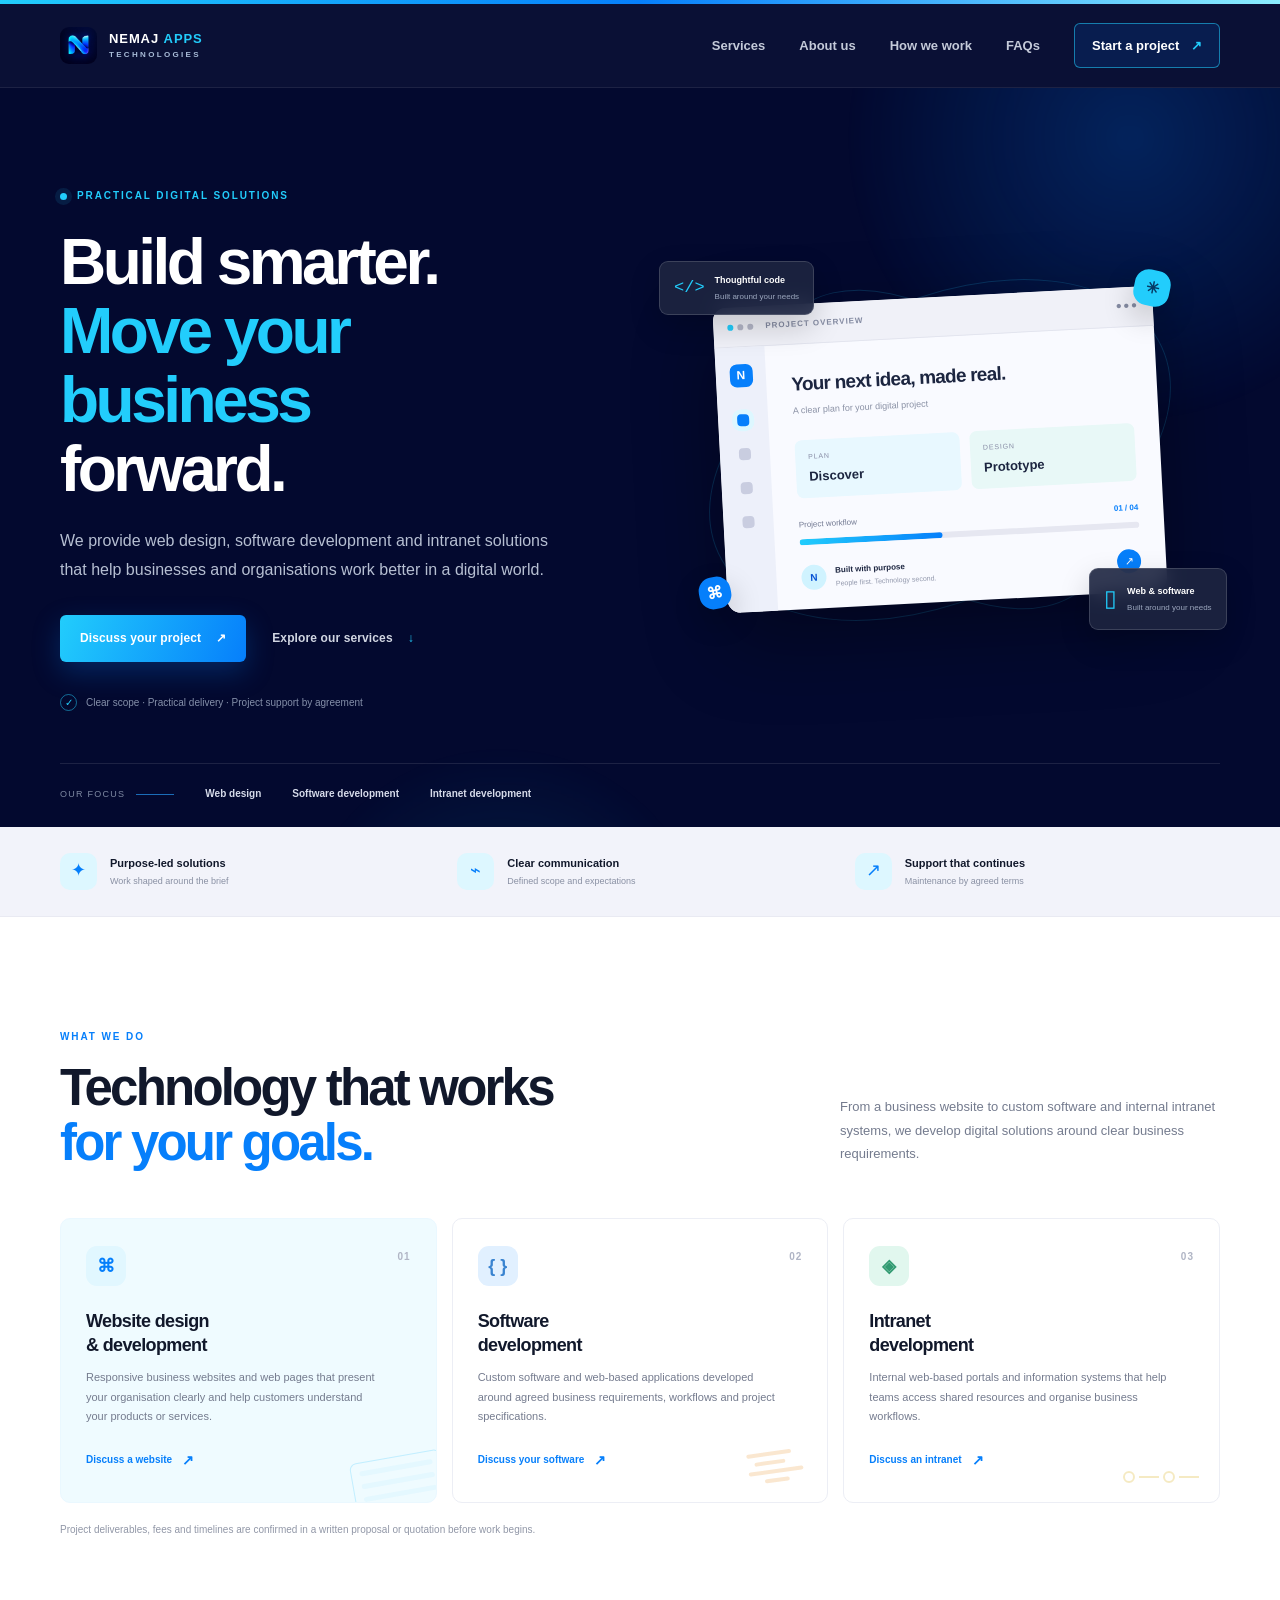
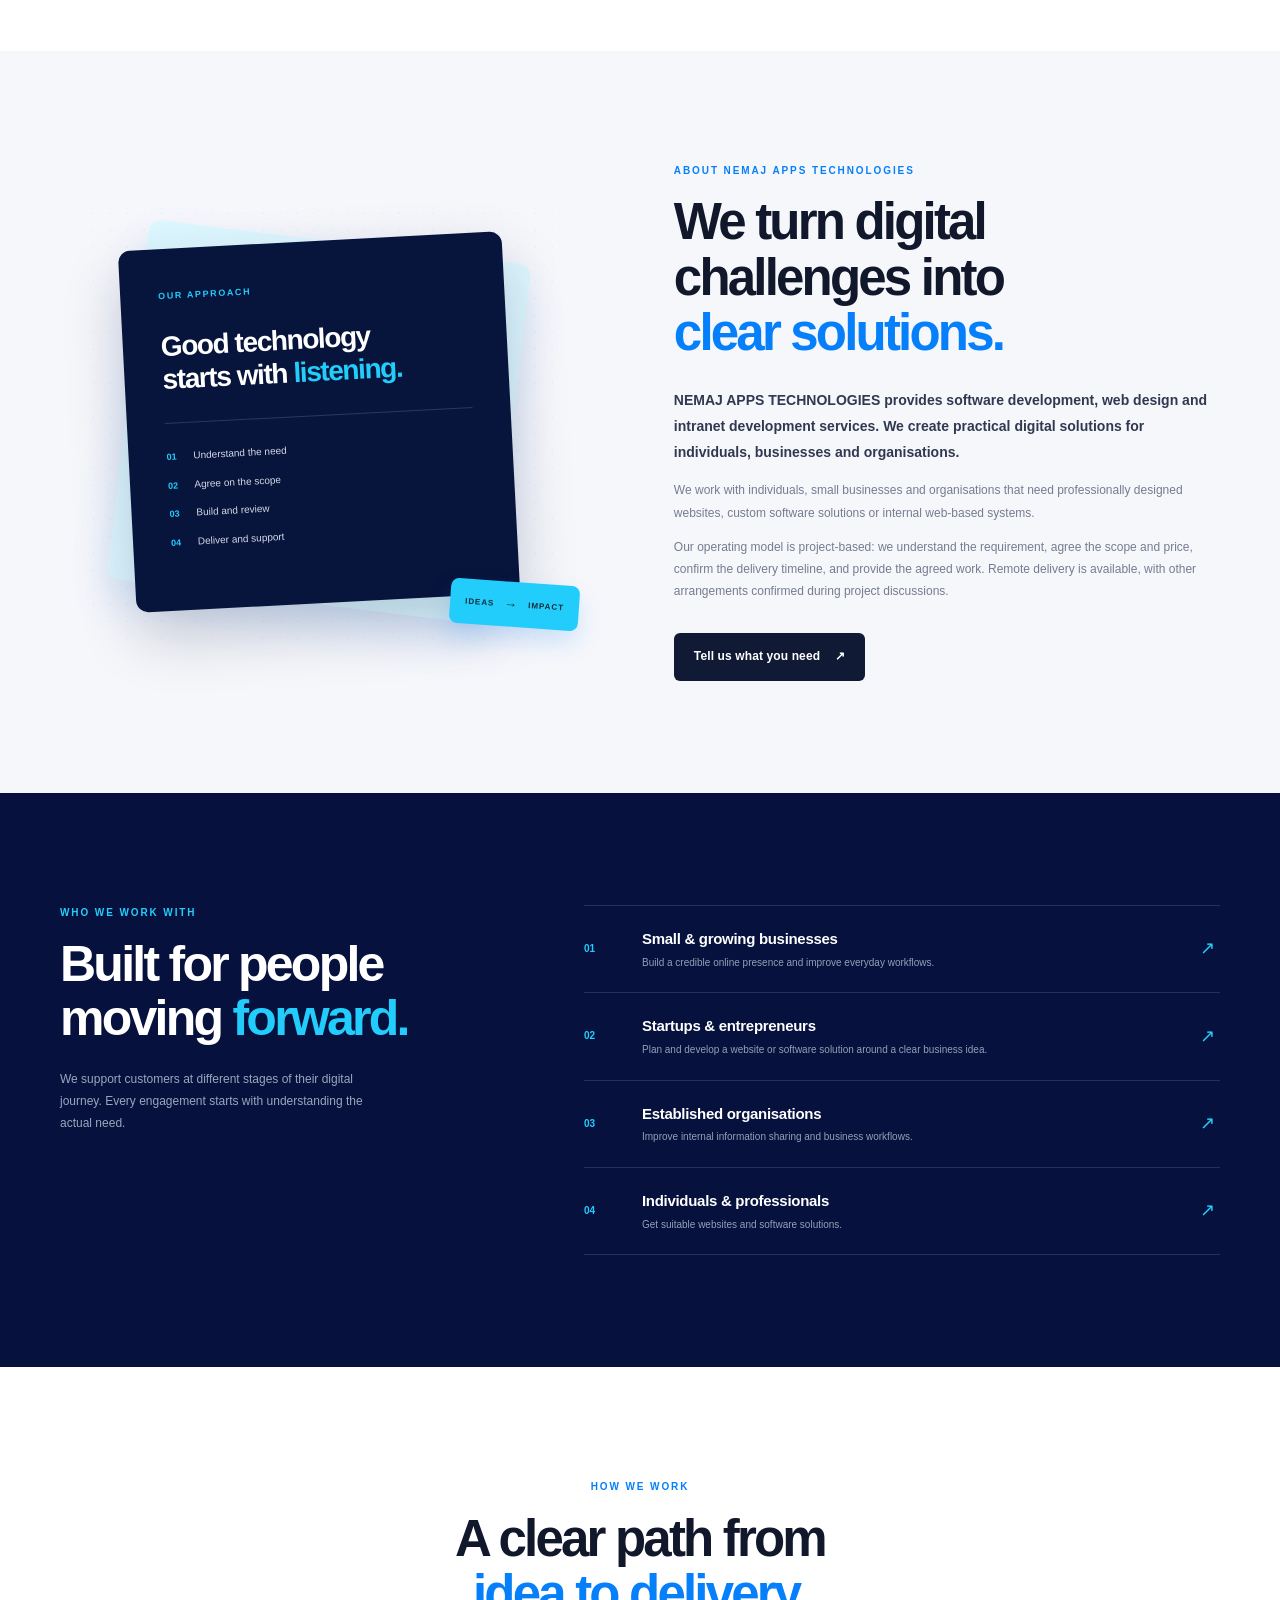
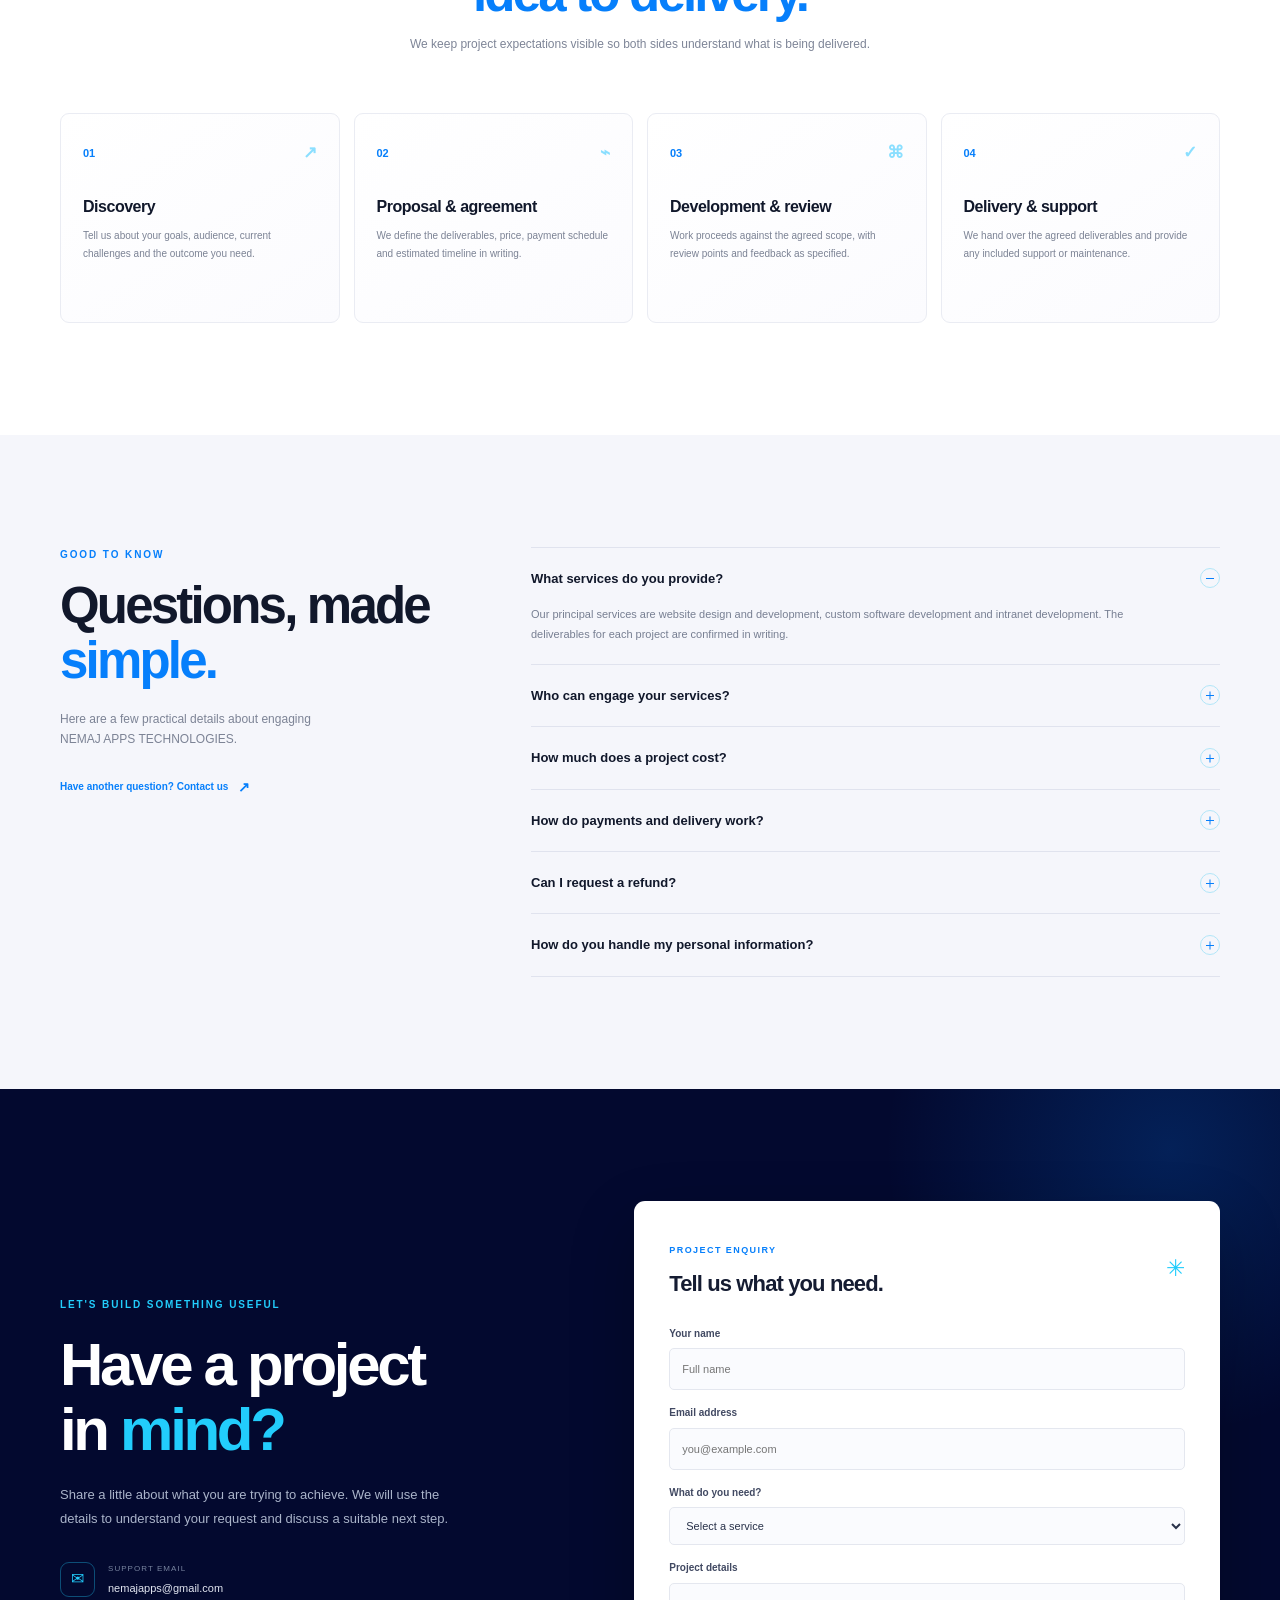
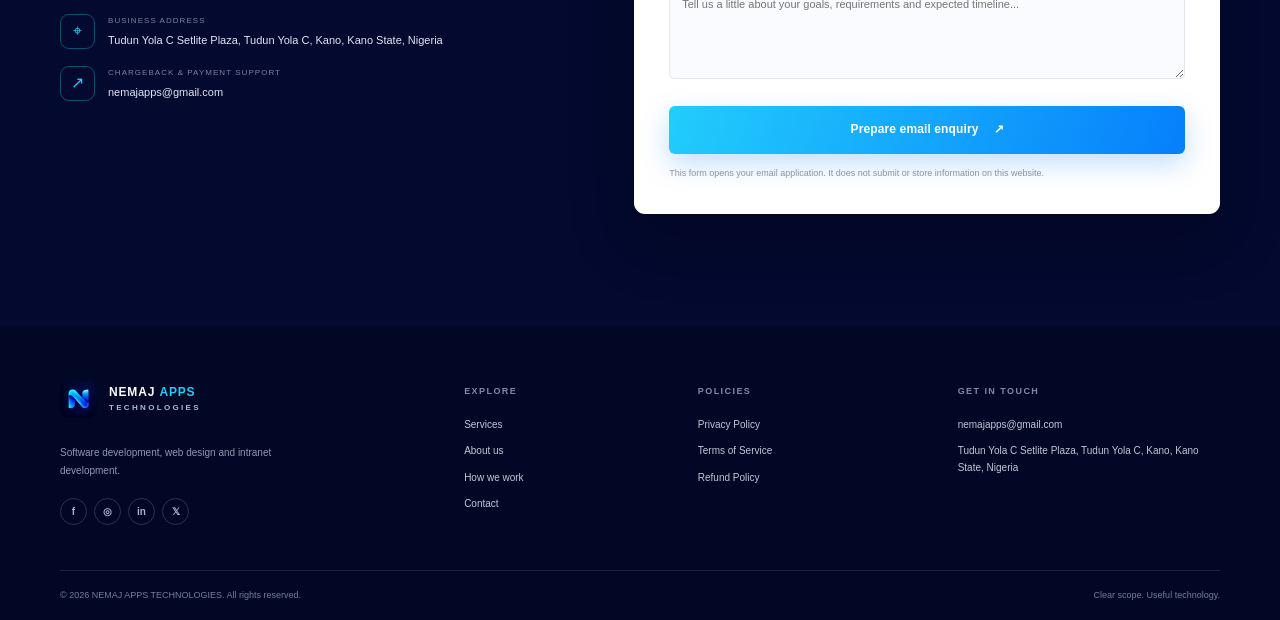
<file: index.html>
<!doctype html>
<html lang="en">
<head>
  <meta charset="utf-8">
  <meta name="viewport" content="width=device-width, initial-scale=1">
  <meta name="description" content="NEMAJ APPS TECHNOLOGIES provides software development, web design and intranet development services in Kano, Nigeria.">
  <meta name="theme-color" content="#03092F">
  <title>NEMAJ APPS TECHNOLOGIES | Software Development & Web Design</title>
  <link rel="icon" type="image/png" sizes="512x512" href="favicon.png">
  <link rel="shortcut icon" href="favicon.ico">
  <link rel="apple-touch-icon" href="apple-touch-icon.png">
  <link rel="stylesheet" href="styles.css">
  <script src="script.js" defer></script>
</head>
<body>
  <a class="skip-link" href="#main">Skip to content</a>
  <div class="top-line"></div>
  <header class="site-header" id="top">
    <div class="container nav-wrap">
      <a class="brand" href="index.html" aria-label="NEMAJ APPS TECHNOLOGIES home">
        <img class="brand-logo" src="logo.png" alt="">
        <span class="brand-name">NEMAJ <b>APPS</b><small>TECHNOLOGIES</small></span>
      </a>
      <button class="menu-toggle" type="button" aria-label="Open navigation" aria-expanded="false" aria-controls="primary-nav">
        <span></span><span></span><span></span>
      </button>
      <nav class="primary-nav" id="primary-nav" aria-label="Main navigation">
        <a href="#services">Services</a>
        <a href="#about">About us</a>
        <a href="#process">How we work</a>
        <a href="#faq">FAQs</a>
        <a class="nav-cta" href="#contact">Start a project <span aria-hidden="true">↗</span></a>
      </nav>
    </div>
  </header>

  <main id="main">
    <section class="hero section-pad">
      <div class="hero-glow hero-glow-one"></div><div class="hero-glow hero-glow-two"></div>
      <div class="container hero-grid">
        <div class="hero-copy">
          <div class="eyebrow"><span class="eyebrow-dot"></span> PRACTICAL DIGITAL SOLUTIONS</div>
          <h1>Build smarter.<br><span>Move your business</span><br>forward.</h1>
          <p class="hero-lead">We provide web design, software development and intranet solutions that help businesses and organisations work better in a digital world.</p>
          <div class="hero-actions">
            <a class="button button-primary" href="#contact">Discuss your project <span aria-hidden="true">↗</span></a>
            <a class="button button-quiet" href="#services">Explore our services <span aria-hidden="true">↓</span></a>
          </div>
          <div class="hero-note"><span class="note-check">✓</span> Clear scope · Practical delivery · Project support by agreement</div>
        </div>
        <div class="hero-visual" aria-label="Illustration of a digital product workspace">
          <div class="visual-orbit orbit-a"></div><div class="visual-orbit orbit-b"></div>
          <div class="float-chip chip-code"><span class="chip-icon">&lt;/&gt;</span><span><b>Thoughtful code</b><small>Built around your needs</small></span></div>
          <div class="float-chip chip-mobile"><span class="mobile-icon">▯</span><span><b>Web & software</b><small>Built around your needs</small></span></div>
          <div class="product-window">
            <div class="window-top"><div class="window-dots"><i></i><i></i><i></i></div><span>PROJECT OVERVIEW</span><span class="window-menu">•••</span></div>
            <div class="window-body">
              <div class="window-sidebar"><div class="side-logo">N</div><i class="side-active"></i><i></i><i></i><i></i></div>
              <div class="window-content">
                <div class="window-greeting">Your next idea, made real.</div>
                <div class="window-sub">A clear plan for your digital project</div>
                <div class="mini-stats"><div><small>PLAN</small><b>Discover</b></div><div><small>DESIGN</small><b>Prototype</b></div></div>
                <div class="progress-label"><span>Project workflow</span><b>01 / 04</b></div>
                <div class="progress-track"><span></span></div>
                <div class="window-bottom"><span class="tiny-avatar">N</span><span><b>Built with purpose</b><small>People first. Technology second.</small></span><span class="arrow-round">↗</span></div>
              </div>
            </div>
          </div>
          <div class="float-bubble bubble-one">✳</div><div class="float-bubble bubble-two">⌘</div>
        </div>
      </div>
      <div class="container hero-bottom"><span>OUR FOCUS</span><div class="focus-line"></div><b>Web design</b><b>Software development</b><b>Intranet development</b></div>
    </section>

    <section class="trust-strip" aria-label="Business approach">
      <div class="container trust-grid">
        <div><span class="trust-symbol">✦</span><p><b>Purpose-led solutions</b><small>Work shaped around the brief</small></p></div>
        <div><span class="trust-symbol">⌁</span><p><b>Clear communication</b><small>Defined scope and expectations</small></p></div>
        <div><span class="trust-symbol">↗</span><p><b>Support that continues</b><small>Maintenance by agreed terms</small></p></div>
      </div>
    </section>

    <section class="section-pad services-section" id="services">
      <div class="container">
        <div class="section-heading heading-row">
          <div><div class="eyebrow dark-eyebrow">WHAT WE DO</div><h2>Technology that works<br><span>for your goals.</span></h2></div>
          <p>From a business website to custom software and internal intranet systems, we develop digital solutions around clear business requirements.</p>
        </div>
        <div class="services-grid">
          <article class="service-card service-featured">
            <div class="service-icon icon-violet">⌘</div><span class="service-number">01</span>
            <h3>Website design<br>& development</h3>
            <p>Responsive business websites and web pages that present your organisation clearly and help customers understand your products or services.</p>
            <a href="#contact" class="text-link">Discuss a website <span>↗</span></a>
            <div class="card-decoration web-decoration"><span></span><span></span><span></span></div>
          </article>
          <article class="service-card">
            <div class="service-icon icon-blue">{ }</div><span class="service-number">02</span>
            <h3>Software<br>development</h3>
            <p>Custom software and web-based applications developed around agreed business requirements, workflows and project specifications.</p>
            <a href="#contact" class="text-link">Discuss your software <span>↗</span></a>
            <div class="code-decoration"><i></i><i></i><i></i><i></i></div>
          </article>
          <article class="service-card service-last">
            <div class="service-icon icon-green">◈</div><span class="service-number">03</span>
            <h3>Intranet<br>development</h3>
            <p>Internal web-based portals and information systems that help teams access shared resources and organise business workflows.</p>
            <a href="#contact" class="text-link">Discuss an intranet <span>↗</span></a>
            <div class="integration-decoration"><i></i><i></i><i></i><i></i></div>
          </article>
        </div>
        <p class="services-note">Project deliverables, fees and timelines are confirmed in a written proposal or quotation before work begins.</p>
      </div>
    </section>

    <section class="about-section section-pad" id="about">
      <div class="container about-grid">
        <div class="about-visual">
          <div class="about-grid-pattern"></div>
          <div class="about-panel panel-back"></div>
          <div class="about-panel panel-front">
            <div class="panel-kicker">OUR APPROACH</div>
            <div class="panel-big">Good technology<br>starts with <em>listening.</em></div>
            <div class="panel-divider"></div>
            <div class="panel-points"><span><i>01</i> Understand the need</span><span><i>02</i> Agree on the scope</span><span><i>03</i> Build and review</span><span><i>04</i> Deliver and support</span></div>
          </div>
          <div class="about-stamp"><span>IDEAS</span><b>→</b><span>IMPACT</span></div>
        </div>
        <div class="about-copy">
          <div class="eyebrow dark-eyebrow">ABOUT NEMAJ APPS TECHNOLOGIES</div>
          <h2>We turn digital<br>challenges into<br><span>clear solutions.</span></h2>
          <p class="about-lead">NEMAJ APPS TECHNOLOGIES provides software development, web design and intranet development services. We create practical digital solutions for individuals, businesses and organisations.</p>
          <p>We work with individuals, small businesses and organisations that need professionally designed websites, custom software solutions or internal web-based systems.</p>
          <p>Our operating model is project-based: we understand the requirement, agree the scope and price, confirm the delivery timeline, and provide the agreed work. Remote delivery is available, with other arrangements confirmed during project discussions.</p>
          <a class="button button-dark" href="#contact">Tell us what you need <span>↗</span></a>
        </div>
      </div>
    </section>

    <section class="audience-section section-pad">
      <div class="container audience-wrap">
        <div class="audience-intro"><div class="eyebrow">WHO WE WORK WITH</div><h2>Built for people<br>moving <span>forward.</span></h2><p>We support customers at different stages of their digital journey. Every engagement starts with understanding the actual need.</p></div>
        <div class="audience-list">
          <div class="audience-item"><span class="audience-index">01</span><div><h3>Small & growing businesses</h3><p>Build a credible online presence and improve everyday workflows.</p></div><span class="audience-arrow">↗</span></div>
          <div class="audience-item"><span class="audience-index">02</span><div><h3>Startups & entrepreneurs</h3><p>Plan and develop a website or software solution around a clear business idea.</p></div><span class="audience-arrow">↗</span></div>
          <div class="audience-item"><span class="audience-index">03</span><div><h3>Established organisations</h3><p>Improve internal information sharing and business workflows.</p></div><span class="audience-arrow">↗</span></div>
          <div class="audience-item"><span class="audience-index">04</span><div><h3>Individuals & professionals</h3><p>Get suitable websites and software solutions.</p></div><span class="audience-arrow">↗</span></div>
        </div>
      </div>
    </section>

    <section class="process-section section-pad" id="process">
      <div class="container">
        <div class="section-heading centered-heading"><div class="eyebrow dark-eyebrow">HOW WE WORK</div><h2>A clear path from<br><span>idea to delivery.</span></h2><p>We keep project expectations visible so both sides understand what is being delivered.</p></div>
        <div class="process-grid">
          <article class="process-step"><div class="step-top"><span>01</span><i>↗</i></div><h3>Discovery</h3><p>Tell us about your goals, audience, current challenges and the outcome you need.</p></article>
          <article class="process-step"><div class="step-top"><span>02</span><i>⌁</i></div><h3>Proposal & agreement</h3><p>We define the deliverables, price, payment schedule and estimated timeline in writing.</p></article>
          <article class="process-step"><div class="step-top"><span>03</span><i>⌘</i></div><h3>Development & review</h3><p>Work proceeds against the agreed scope, with review points and feedback as specified.</p></article>
          <article class="process-step"><div class="step-top"><span>04</span><i>✓</i></div><h3>Delivery & support</h3><p>We hand over the agreed deliverables and provide any included support or maintenance.</p></article>
        </div>
      </div>
    </section>

    <section class="faq-section section-pad" id="faq">
      <div class="container faq-grid">
        <div class="faq-intro"><div class="eyebrow dark-eyebrow">GOOD TO KNOW</div><h2>Questions, made<br><span>simple.</span></h2><p>Here are a few practical details about engaging NEMAJ APPS TECHNOLOGIES.</p><a class="text-link" href="#contact">Have another question? Contact us <span>↗</span></a></div>
        <div class="faq-list">
          <details class="faq-item" open><summary>What services do you provide?<span class="faq-plus"></span></summary><p>Our principal services are website design and development, custom software development and intranet development. The deliverables for each project are confirmed in writing.</p></details>
          <details class="faq-item"><summary>Who can engage your services?<span class="faq-plus"></span></summary><p>We work with individuals, businesses and organisations that need website, software or intranet development. We review each requirement before confirming whether it fits our services.</p></details>
          <details class="faq-item"><summary>How much does a project cost?<span class="faq-plus"></span></summary><p>Pricing depends on the scope, complexity, timeline and any third-party costs. We provide a quotation or proposal for acceptance before work and payment begin.</p></details>
          <details class="faq-item"><summary>How do payments and delivery work?<span class="faq-plus"></span></summary><p>Payment terms, milestones, delivery dates and handover arrangements are stated in the accepted quotation or service agreement. Customers should pay only through the payment instructions officially issued for their project.</p></details>
          <details class="faq-item"><summary>Can I request a refund?<span class="faq-plus"></span></summary><p>Refund requests are reviewed under our <a href="refund-policy.html">Refund Policy</a> and the agreement for the specific project. Contact our support team with your payment reference and project details.</p></details>
          <details class="faq-item"><summary>How do you handle my personal information?<span class="faq-plus"></span></summary><p>We use the information needed to respond to enquiries, prepare proposals and provide agreed services. Read our <a href="privacy-policy.html">Privacy Policy</a> for more information.</p></details>
        </div>
      </div>
    </section>

    <section class="contact-section section-pad" id="contact">
      <div class="container contact-grid">
        <div class="contact-copy"><div class="eyebrow">LET'S BUILD SOMETHING USEFUL</div><h2>Have a project<br>in <span>mind?</span></h2><p>Share a little about what you are trying to achieve. We will use the details to understand your request and discuss a suitable next step.</p>
          <div class="contact-detail"><span class="contact-icon">✉</span><div><small>SUPPORT EMAIL</small><a data-business-email href="mailto:nemajapps@gmail.com">nemajapps@gmail.com</a></div></div>
          <div class="contact-detail"><span class="contact-icon">⌖</span><div><small>BUSINESS ADDRESS</small><span data-business-location>Tudun Yola C Setlite Plaza, Tudun Yola C, Kano, Kano State, Nigeria</span></div></div>
          <div class="contact-detail"><span class="contact-icon">↗</span><div><small>CHARGEBACK & PAYMENT SUPPORT</small><a data-chargeback-email href="mailto:nemajapps@gmail.com">nemajapps@gmail.com</a></div></div>
        </div>
        <div class="contact-card">
          <div class="contact-card-heading"><div><span class="form-kicker">PROJECT ENQUIRY</span><h3>Tell us what you need.</h3></div><span class="form-spark">✳</span></div>
          <form id="contact-form">
            <div class="form-row"><label for="name">Your name</label><input id="name" name="name" type="text" placeholder="Full name" autocomplete="name" required></div>
            <div class="form-row"><label for="email">Email address</label><input id="email" name="email" type="email" placeholder="you@example.com" autocomplete="email" required></div>
            <div class="form-row"><label for="service">What do you need?</label><select id="service" name="service" required><option value="" selected disabled>Select a service</option><option>Website design & development</option><option>Custom software development</option><option>Intranet development</option><option>Other enquiry</option></select></div>
            <div class="form-row"><label for="message">Project details</label><textarea id="message" name="message" rows="4" placeholder="Tell us a little about your goals, requirements and expected timeline..." required></textarea></div>
            <button class="button button-primary form-submit" type="submit">Prepare email enquiry <span>↗</span></button>
            <p class="form-disclaimer" id="form-status">This form opens your email application. It does not submit or store information on this website.</p>
          </form>
        </div>
      </div>
    </section>
  </main>

  <footer class="site-footer">
    <div class="container footer-main">
      <div class="footer-brand-col"><a class="brand footer-brand" href="index.html"><img class="brand-logo" src="logo.png" alt=""><span class="brand-name">NEMAJ <b>APPS</b><small>TECHNOLOGIES</small></span></a><p>Software development, web design and intranet development.</p><div class="social-links" data-social-container aria-label="Social media links"><a data-social="facebook" href="#" aria-label="Facebook">f</a><a data-social="instagram" href="#" aria-label="Instagram">◎</a><a data-social="linkedin" href="#" aria-label="LinkedIn">in</a><a data-social="x" href="#" aria-label="X">𝕏</a></div></div>
      <div class="footer-links"><h4>EXPLORE</h4><a href="#services">Services</a><a href="#about">About us</a><a href="#process">How we work</a><a href="#contact">Contact</a></div>
      <div class="footer-links"><h4>POLICIES</h4><a href="privacy-policy.html">Privacy Policy</a><a href="terms-of-service.html">Terms of Service</a><a href="refund-policy.html">Refund Policy</a></div>
      <div class="footer-contact"><h4>GET IN TOUCH</h4><a data-business-email href="mailto:nemajapps@gmail.com">nemajapps@gmail.com</a><span data-business-location>Tudun Yola C Setlite Plaza, Tudun Yola C, Kano, Kano State, Nigeria</span></div>
    </div>
    <div class="container footer-bottom"><span>© <span data-year></span> NEMAJ APPS TECHNOLOGIES. All rights reserved.</span><span>Clear scope. Useful technology.</span></div>
  </footer>
</body>
</html>
</file>
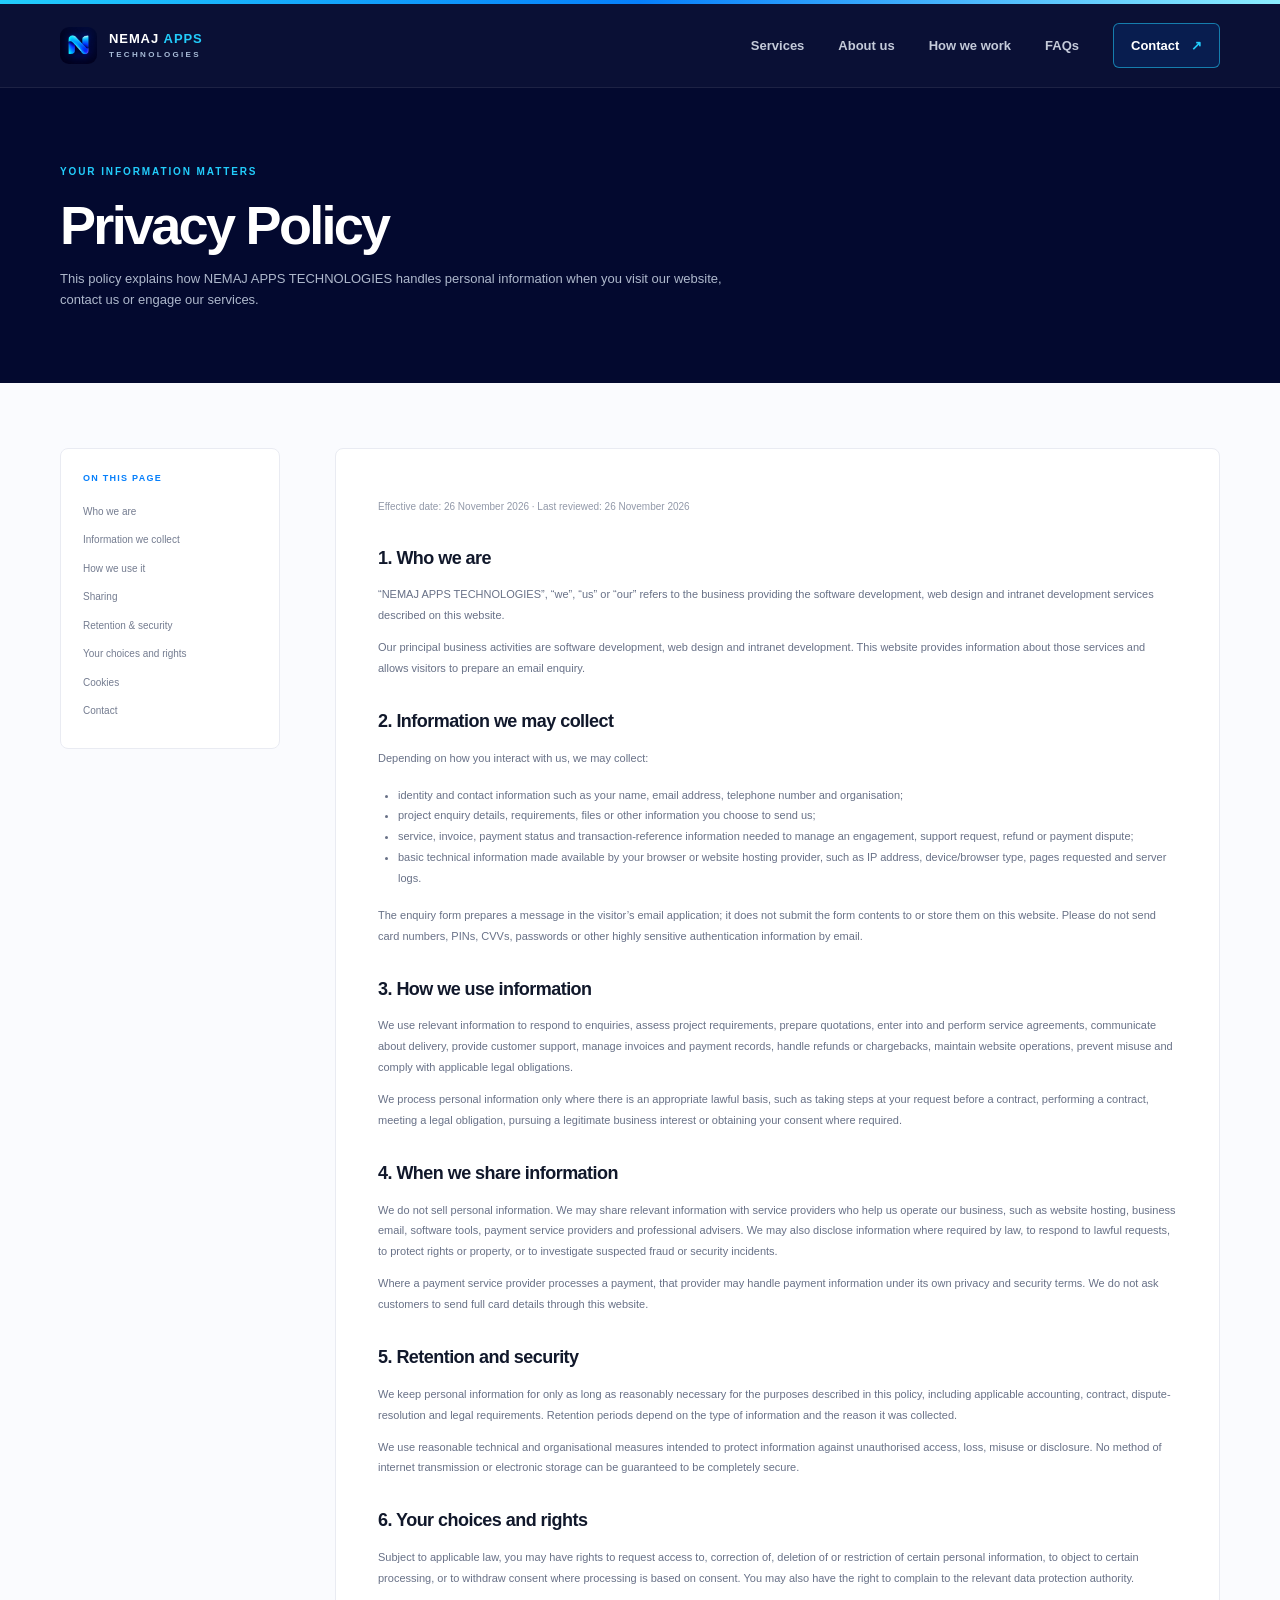
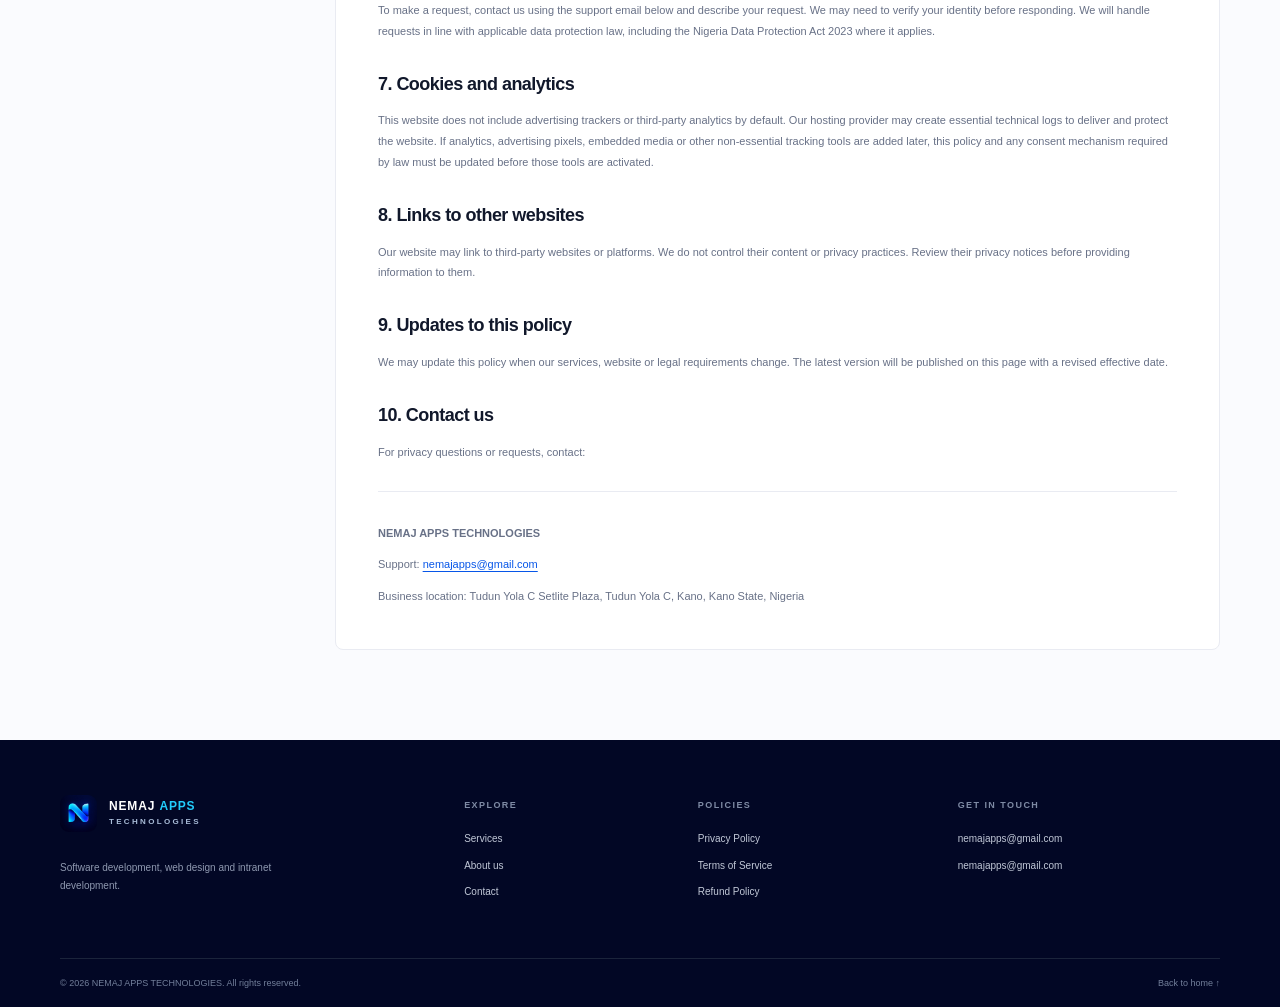
<file: privacy-policy.html>
<!doctype html>
<html lang="en">
<head>
  <meta charset="utf-8"><meta name="viewport" content="width=device-width, initial-scale=1">
  <meta name="description" content="Privacy Policy for NEMAJ APPS TECHNOLOGIES."><meta name="theme-color" content="#03092F">
  <title>Privacy Policy | NEMAJ APPS TECHNOLOGIES</title><link rel="icon" type="image/png" sizes="512x512" href="favicon.png">
  <link rel="shortcut icon" href="favicon.ico">
  <link rel="apple-touch-icon" href="apple-touch-icon.png"><link rel="stylesheet" href="styles.css"><script src="script.js" defer></script>
</head>
<body>
  <div class="top-line"></div>
  <header class="site-header"><div class="container nav-wrap"><a class="brand" href="index.html"><img class="brand-logo" src="logo.png" alt=""><span class="brand-name">NEMAJ <b>APPS</b><small>TECHNOLOGIES</small></span></a><button class="menu-toggle" type="button" aria-label="Open navigation" aria-expanded="false" aria-controls="primary-nav"><span></span><span></span><span></span></button><nav class="primary-nav" id="primary-nav"><a href="index.html#services">Services</a><a href="index.html#about">About us</a><a href="index.html#process">How we work</a><a href="index.html#faq">FAQs</a><a class="nav-cta" href="index.html#contact">Contact <span>↗</span></a></nav></div></header>
  <main><section class="legal-hero"><div class="container"><div class="eyebrow">YOUR INFORMATION MATTERS</div><h1>Privacy Policy</h1><p>This policy explains how NEMAJ APPS TECHNOLOGIES handles personal information when you visit our website, contact us or engage our services.</p></div></section>
    <section class="legal-body"><div class="container legal-layout"><aside class="legal-side"><b>ON THIS PAGE</b><a href="#controller">Who we are</a><a href="#collect">Information we collect</a><a href="#use">How we use it</a><a href="#sharing">Sharing</a><a href="#retention">Retention & security</a><a href="#rights">Your choices and rights</a><a href="#cookies">Cookies</a><a href="#contact-privacy">Contact</a></aside>
      <article class="legal-content"><p class="legal-date">Effective date: 26 November 2026 · Last reviewed: 26 November 2026</p>
        <h2 id="controller">1. Who we are</h2><p>“NEMAJ APPS TECHNOLOGIES”, “we”, “us” or “our” refers to the business providing the software development, web design and intranet development services described on this website.</p><p>Our principal business activities are software development, web design and intranet development. This website provides information about those services and allows visitors to prepare an email enquiry.</p>
        <h2 id="collect">2. Information we may collect</h2><p>Depending on how you interact with us, we may collect:</p><ul><li>identity and contact information such as your name, email address, telephone number and organisation;</li><li>project enquiry details, requirements, files or other information you choose to send us;</li><li>service, invoice, payment status and transaction-reference information needed to manage an engagement, support request, refund or payment dispute;</li><li>basic technical information made available by your browser or website hosting provider, such as IP address, device/browser type, pages requested and server logs.</li></ul><p>The enquiry form prepares a message in the visitor’s email application; it does not submit the form contents to or store them on this website. Please do not send card numbers, PINs, CVVs, passwords or other highly sensitive authentication information by email.</p>
        <h2 id="use">3. How we use information</h2><p>We use relevant information to respond to enquiries, assess project requirements, prepare quotations, enter into and perform service agreements, communicate about delivery, provide customer support, manage invoices and payment records, handle refunds or chargebacks, maintain website operations, prevent misuse and comply with applicable legal obligations.</p><p>We process personal information only where there is an appropriate lawful basis, such as taking steps at your request before a contract, performing a contract, meeting a legal obligation, pursuing a legitimate business interest or obtaining your consent where required.</p>
        <h2 id="sharing">4. When we share information</h2><p>We do not sell personal information. We may share relevant information with service providers who help us operate our business, such as website hosting, business email, software tools, payment service providers and professional advisers. We may also disclose information where required by law, to respond to lawful requests, to protect rights or property, or to investigate suspected fraud or security incidents.</p><p>Where a payment service provider processes a payment, that provider may handle payment information under its own privacy and security terms. We do not ask customers to send full card details through this website.</p>
        <h2 id="retention">5. Retention and security</h2><p>We keep personal information for only as long as reasonably necessary for the purposes described in this policy, including applicable accounting, contract, dispute-resolution and legal requirements. Retention periods depend on the type of information and the reason it was collected.</p><p>We use reasonable technical and organisational measures intended to protect information against unauthorised access, loss, misuse or disclosure. No method of internet transmission or electronic storage can be guaranteed to be completely secure.</p>
        <h2 id="rights">6. Your choices and rights</h2><p>Subject to applicable law, you may have rights to request access to, correction of, deletion of or restriction of certain personal information, to object to certain processing, or to withdraw consent where processing is based on consent. You may also have the right to complain to the relevant data protection authority.</p><p>To make a request, contact us using the support email below and describe your request. We may need to verify your identity before responding. We will handle requests in line with applicable data protection law, including the Nigeria Data Protection Act 2023 where it applies.</p>
        <h2 id="cookies">7. Cookies and analytics</h2><p>This website does not include advertising trackers or third-party analytics by default. Our hosting provider may create essential technical logs to deliver and protect the website. If analytics, advertising pixels, embedded media or other non-essential tracking tools are added later, this policy and any consent mechanism required by law must be updated before those tools are activated.</p>
        <h2>8. Links to other websites</h2><p>Our website may link to third-party websites or platforms. We do not control their content or privacy practices. Review their privacy notices before providing information to them.</p>
        <h2>9. Updates to this policy</h2><p>We may update this policy when our services, website or legal requirements change. The latest version will be published on this page with a revised effective date.</p>
        <h2 id="contact-privacy">10. Contact us</h2><p>For privacy questions or requests, contact:</p><div class="policy-contact"><p><strong>NEMAJ APPS TECHNOLOGIES</strong></p><p>Support: <a data-business-email href="mailto:nemajapps@gmail.com">nemajapps@gmail.com</a></p><p>Business location: <span data-business-location>Tudun Yola C Setlite Plaza, Tudun Yola C, Kano, Kano State, Nigeria</span></p></div>
      </article></div></section></main>
  <footer class="site-footer"><div class="container footer-main"><div class="footer-brand-col"><a class="brand footer-brand" href="index.html"><img class="brand-logo" src="logo.png" alt=""><span class="brand-name">NEMAJ <b>APPS</b><small>TECHNOLOGIES</small></span></a><p>Software development, web design and intranet development.</p></div><div class="footer-links"><h4>EXPLORE</h4><a href="index.html#services">Services</a><a href="index.html#about">About us</a><a href="index.html#contact">Contact</a></div><div class="footer-links"><h4>POLICIES</h4><a href="privacy-policy.html">Privacy Policy</a><a href="terms-of-service.html">Terms of Service</a><a href="refund-policy.html">Refund Policy</a></div><div class="footer-contact"><h4>GET IN TOUCH</h4><a data-business-email href="mailto:nemajapps@gmail.com">nemajapps@gmail.com</a><a data-chargeback-email href="mailto:nemajapps@gmail.com">nemajapps@gmail.com</a></div></div><div class="container footer-bottom"><span>© <span data-year></span> NEMAJ APPS TECHNOLOGIES. All rights reserved.</span><span><a href="index.html">Back to home ↑</a></span></div></footer>
</body></html>
</file>
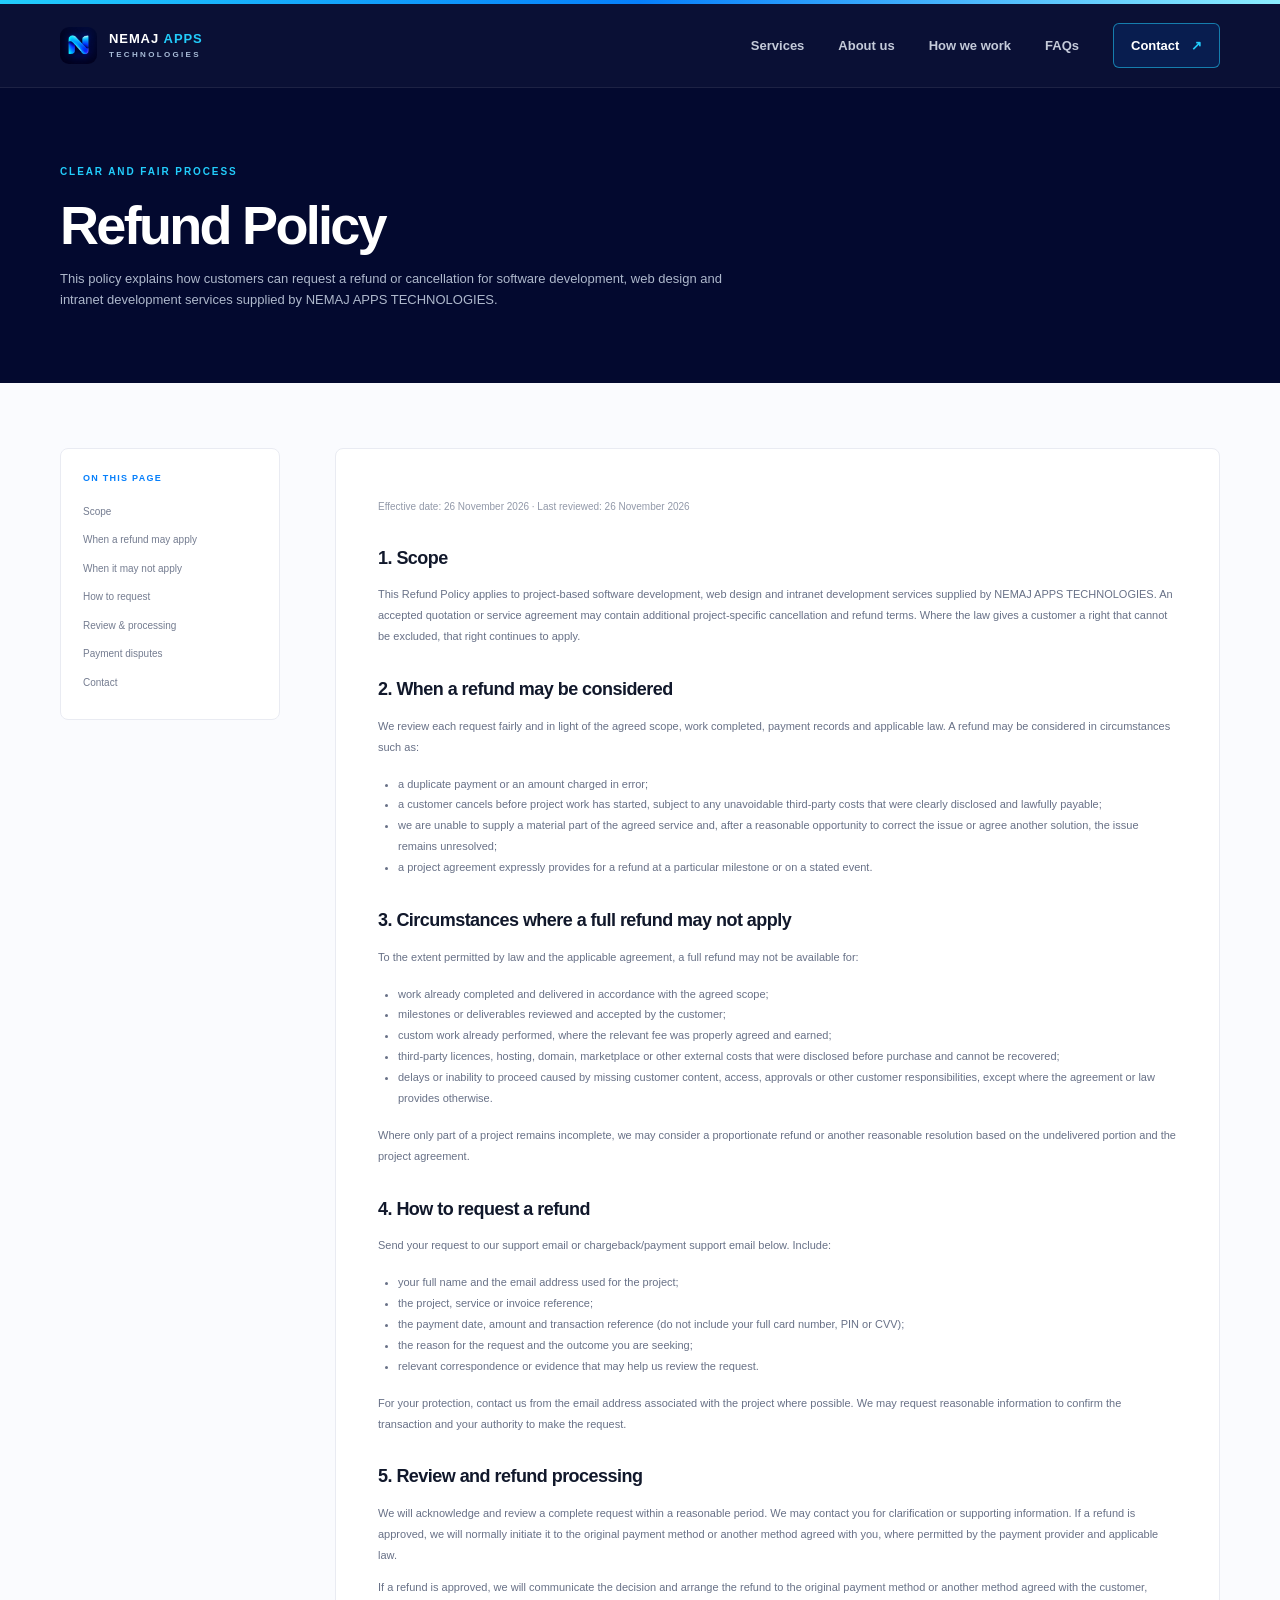
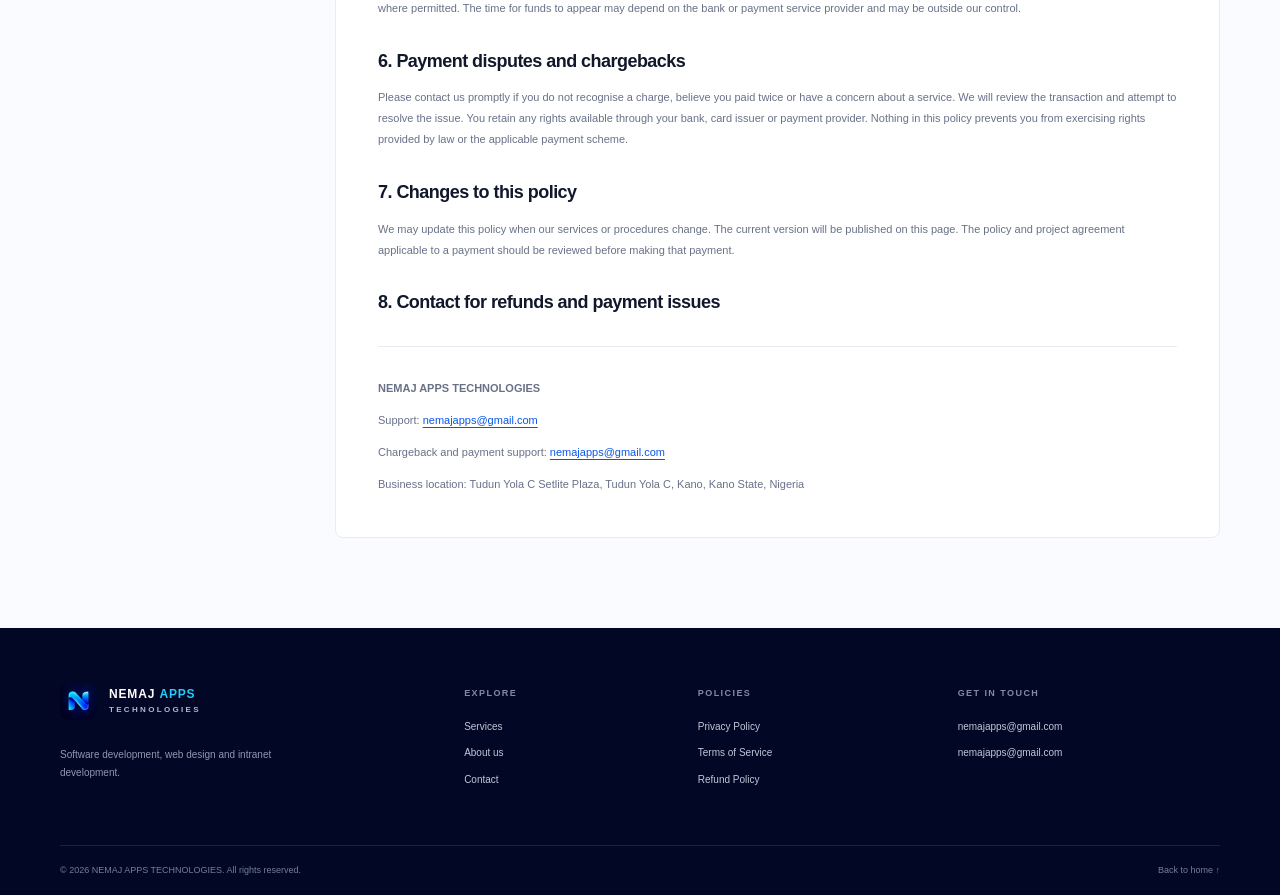
<file: refund-policy.html>
<!doctype html>
<html lang="en"><head><meta charset="utf-8"><meta name="viewport" content="width=device-width, initial-scale=1"><meta name="description" content="Refund and cancellation policy for NEMAJ APPS TECHNOLOGIES services."><meta name="theme-color" content="#03092F"><title>Refund Policy | NEMAJ APPS TECHNOLOGIES</title><link rel="icon" type="image/png" sizes="512x512" href="favicon.png">
  <link rel="shortcut icon" href="favicon.ico">
  <link rel="apple-touch-icon" href="apple-touch-icon.png"><link rel="stylesheet" href="styles.css"><script src="script.js" defer></script></head>
<body><div class="top-line"></div><header class="site-header"><div class="container nav-wrap"><a class="brand" href="index.html"><img class="brand-logo" src="logo.png" alt=""><span class="brand-name">NEMAJ <b>APPS</b><small>TECHNOLOGIES</small></span></a><button class="menu-toggle" type="button" aria-label="Open navigation" aria-expanded="false" aria-controls="primary-nav"><span></span><span></span><span></span></button><nav class="primary-nav" id="primary-nav"><a href="index.html#services">Services</a><a href="index.html#about">About us</a><a href="index.html#process">How we work</a><a href="index.html#faq">FAQs</a><a class="nav-cta" href="index.html#contact">Contact <span>↗</span></a></nav></div></header>
<main><section class="legal-hero"><div class="container"><div class="eyebrow">CLEAR AND FAIR PROCESS</div><h1>Refund Policy</h1><p>This policy explains how customers can request a refund or cancellation for software development, web design and intranet development services supplied by NEMAJ APPS TECHNOLOGIES.</p></div></section><section class="legal-body"><div class="container legal-layout"><aside class="legal-side"><b>ON THIS PAGE</b><a href="#scope">Scope</a><a href="#eligibility">When a refund may apply</a><a href="#not-eligible">When it may not apply</a><a href="#request">How to request</a><a href="#review">Review & processing</a><a href="#disputes">Payment disputes</a><a href="#contact-refund">Contact</a></aside>
<article class="legal-content"><p class="legal-date">Effective date: 26 November 2026 · Last reviewed: 26 November 2026</p>
<h2 id="scope">1. Scope</h2><p>This Refund Policy applies to project-based software development, web design and intranet development services supplied by NEMAJ APPS TECHNOLOGIES. An accepted quotation or service agreement may contain additional project-specific cancellation and refund terms. Where the law gives a customer a right that cannot be excluded, that right continues to apply.</p>
<h2 id="eligibility">2. When a refund may be considered</h2><p>We review each request fairly and in light of the agreed scope, work completed, payment records and applicable law. A refund may be considered in circumstances such as:</p><ul><li>a duplicate payment or an amount charged in error;</li><li>a customer cancels before project work has started, subject to any unavoidable third-party costs that were clearly disclosed and lawfully payable;</li><li>we are unable to supply a material part of the agreed service and, after a reasonable opportunity to correct the issue or agree another solution, the issue remains unresolved;</li><li>a project agreement expressly provides for a refund at a particular milestone or on a stated event.</li></ul>
<h2 id="not-eligible">3. Circumstances where a full refund may not apply</h2><p>To the extent permitted by law and the applicable agreement, a full refund may not be available for:</p><ul><li>work already completed and delivered in accordance with the agreed scope;</li><li>milestones or deliverables reviewed and accepted by the customer;</li><li>custom work already performed, where the relevant fee was properly agreed and earned;</li><li>third-party licences, hosting, domain, marketplace or other external costs that were disclosed before purchase and cannot be recovered;</li><li>delays or inability to proceed caused by missing customer content, access, approvals or other customer responsibilities, except where the agreement or law provides otherwise.</li></ul><p>Where only part of a project remains incomplete, we may consider a proportionate refund or another reasonable resolution based on the undelivered portion and the project agreement.</p>
<h2 id="request">4. How to request a refund</h2><p>Send your request to our support email or chargeback/payment support email below. Include:</p><ul><li>your full name and the email address used for the project;</li><li>the project, service or invoice reference;</li><li>the payment date, amount and transaction reference (do not include your full card number, PIN or CVV);</li><li>the reason for the request and the outcome you are seeking;</li><li>relevant correspondence or evidence that may help us review the request.</li></ul><p>For your protection, contact us from the email address associated with the project where possible. We may request reasonable information to confirm the transaction and your authority to make the request.</p>
<h2 id="review">5. Review and refund processing</h2><p>We will acknowledge and review a complete request within a reasonable period. We may contact you for clarification or supporting information. If a refund is approved, we will normally initiate it to the original payment method or another method agreed with you, where permitted by the payment provider and applicable law.</p><p>If a refund is approved, we will communicate the decision and arrange the refund to the original payment method or another method agreed with the customer, where permitted. The time for funds to appear may depend on the bank or payment service provider and may be outside our control.</p>
<h2 id="disputes">6. Payment disputes and chargebacks</h2><p>Please contact us promptly if you do not recognise a charge, believe you paid twice or have a concern about a service. We will review the transaction and attempt to resolve the issue. You retain any rights available through your bank, card issuer or payment provider. Nothing in this policy prevents you from exercising rights provided by law or the applicable payment scheme.</p>
<h2>7. Changes to this policy</h2><p>We may update this policy when our services or procedures change. The current version will be published on this page. The policy and project agreement applicable to a payment should be reviewed before making that payment.</p>
<h2 id="contact-refund">8. Contact for refunds and payment issues</h2><div class="policy-contact"><p><strong>NEMAJ APPS TECHNOLOGIES</strong></p><p>Support: <a data-business-email href="mailto:nemajapps@gmail.com">nemajapps@gmail.com</a></p><p>Chargeback and payment support: <a data-chargeback-email href="mailto:nemajapps@gmail.com">nemajapps@gmail.com</a></p><p>Business location: <span data-business-location>Tudun Yola C Setlite Plaza, Tudun Yola C, Kano, Kano State, Nigeria</span></p></div></article></div></section></main>
<footer class="site-footer"><div class="container footer-main"><div class="footer-brand-col"><a class="brand footer-brand" href="index.html"><img class="brand-logo" src="logo.png" alt=""><span class="brand-name">NEMAJ <b>APPS</b><small>TECHNOLOGIES</small></span></a><p>Software development, web design and intranet development.</p></div><div class="footer-links"><h4>EXPLORE</h4><a href="index.html#services">Services</a><a href="index.html#about">About us</a><a href="index.html#contact">Contact</a></div><div class="footer-links"><h4>POLICIES</h4><a href="privacy-policy.html">Privacy Policy</a><a href="terms-of-service.html">Terms of Service</a><a href="refund-policy.html">Refund Policy</a></div><div class="footer-contact"><h4>GET IN TOUCH</h4><a data-business-email href="mailto:nemajapps@gmail.com">nemajapps@gmail.com</a><a data-chargeback-email href="mailto:nemajapps@gmail.com">nemajapps@gmail.com</a></div></div><div class="container footer-bottom"><span>© <span data-year></span> NEMAJ APPS TECHNOLOGIES. All rights reserved.</span><span><a href="index.html">Back to home ↑</a></span></div></footer></body></html>
</file>
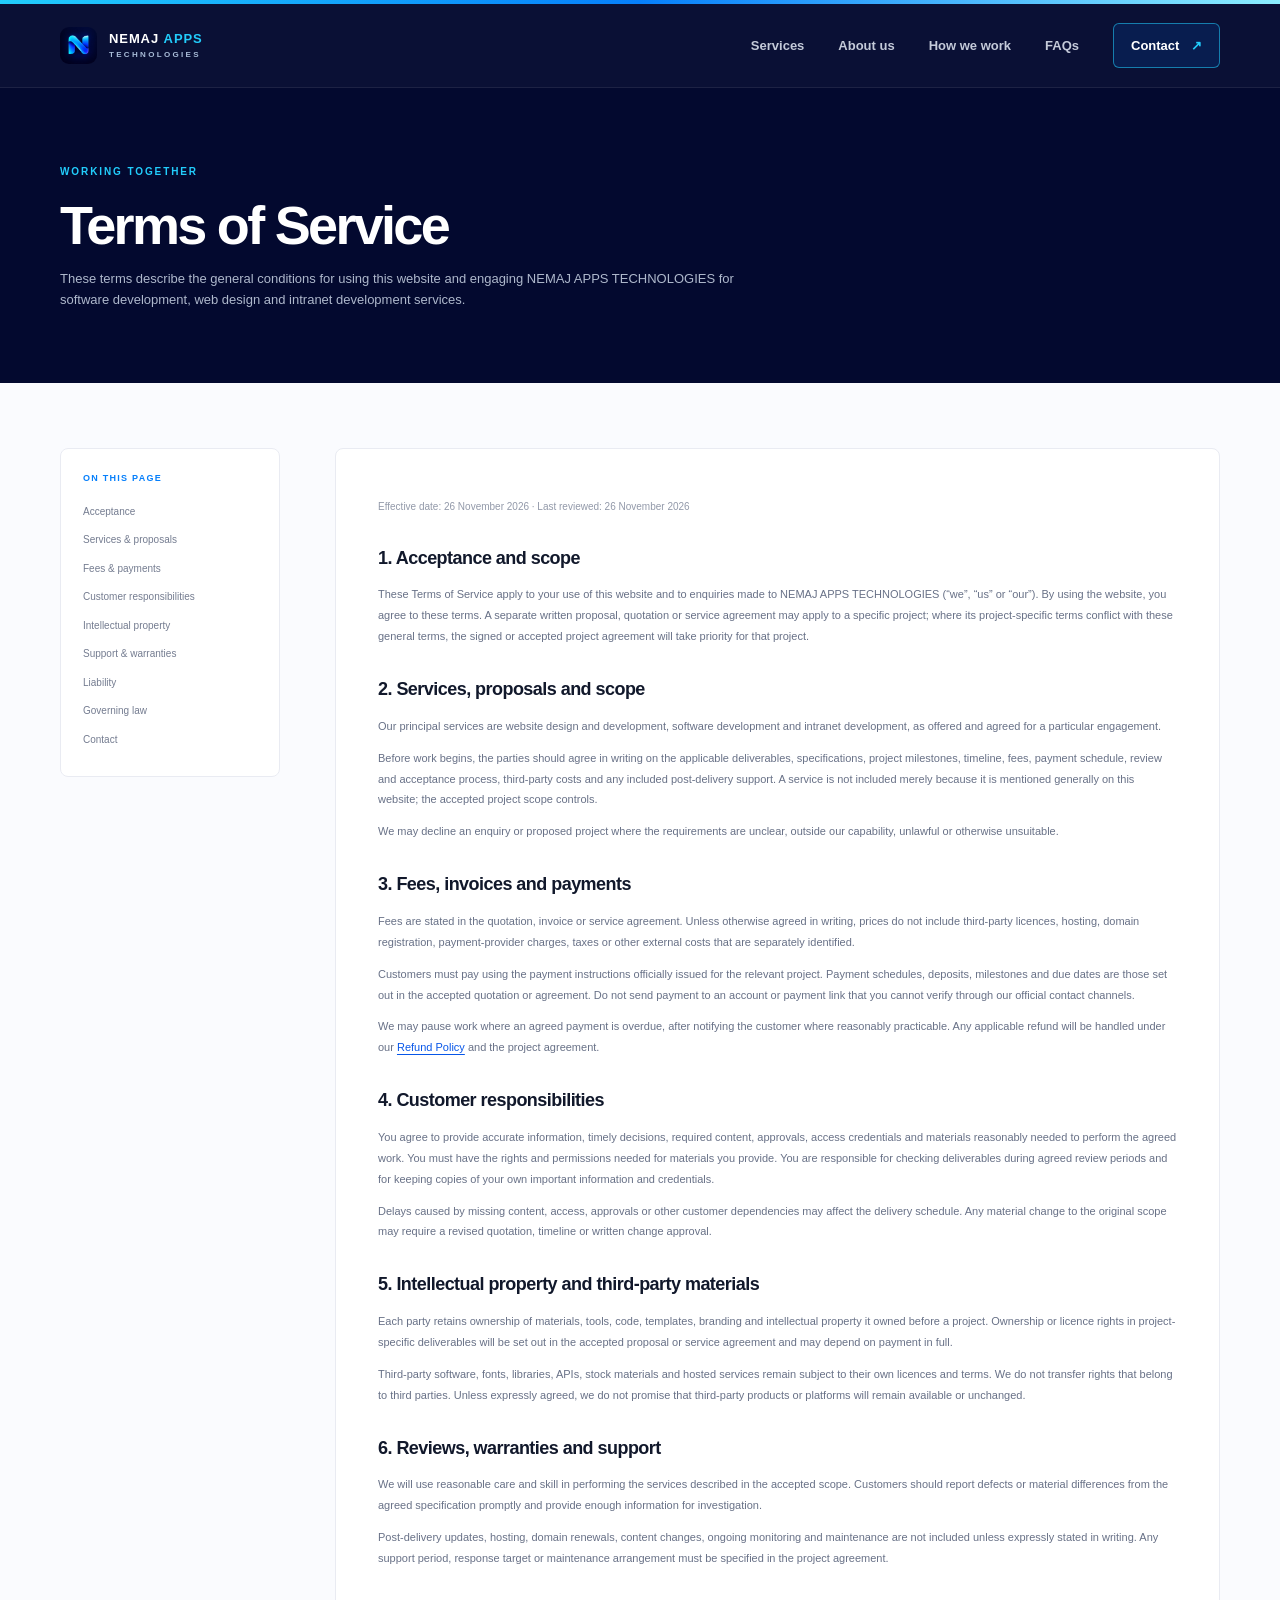
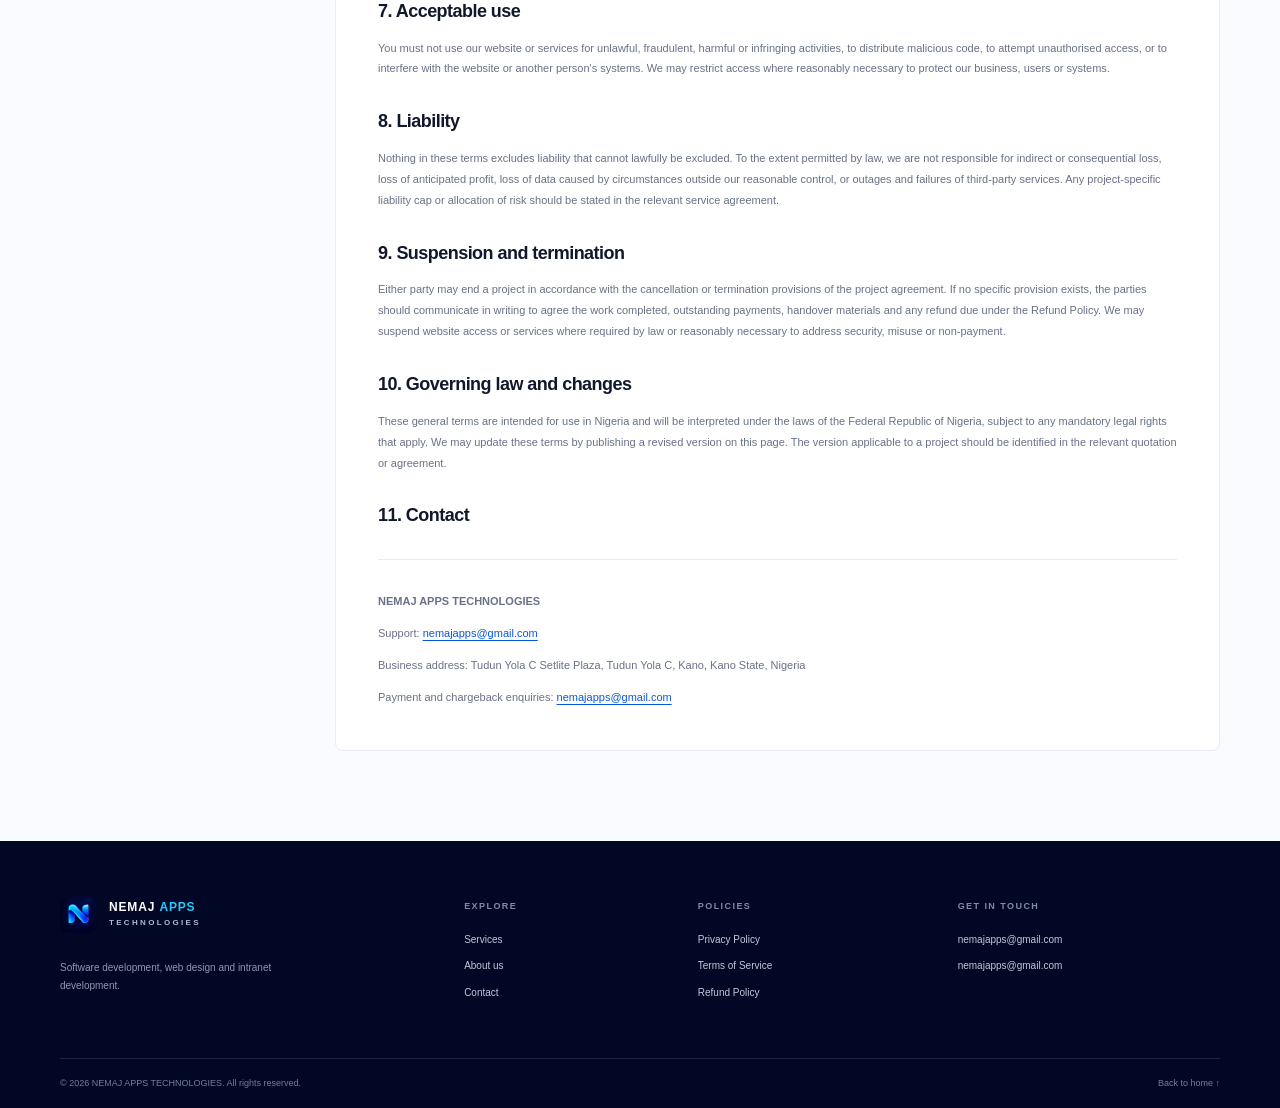
<file: terms-of-service.html>
<!doctype html>
<html lang="en"><head><meta charset="utf-8"><meta name="viewport" content="width=device-width, initial-scale=1"><meta name="description" content="Terms of Service for NEMAJ APPS TECHNOLOGIES."><meta name="theme-color" content="#03092F"><title>Terms of Service | NEMAJ APPS TECHNOLOGIES</title><link rel="icon" type="image/png" sizes="512x512" href="favicon.png">
  <link rel="shortcut icon" href="favicon.ico">
  <link rel="apple-touch-icon" href="apple-touch-icon.png"><link rel="stylesheet" href="styles.css"><script src="script.js" defer></script></head>
<body><div class="top-line"></div><header class="site-header"><div class="container nav-wrap"><a class="brand" href="index.html"><img class="brand-logo" src="logo.png" alt=""><span class="brand-name">NEMAJ <b>APPS</b><small>TECHNOLOGIES</small></span></a><button class="menu-toggle" type="button" aria-label="Open navigation" aria-expanded="false" aria-controls="primary-nav"><span></span><span></span><span></span></button><nav class="primary-nav" id="primary-nav"><a href="index.html#services">Services</a><a href="index.html#about">About us</a><a href="index.html#process">How we work</a><a href="index.html#faq">FAQs</a><a class="nav-cta" href="index.html#contact">Contact <span>↗</span></a></nav></div></header>
<main><section class="legal-hero"><div class="container"><div class="eyebrow">WORKING TOGETHER</div><h1>Terms of Service</h1><p>These terms describe the general conditions for using this website and engaging NEMAJ APPS TECHNOLOGIES for software development, web design and intranet development services.</p></div></section><section class="legal-body"><div class="container legal-layout"><aside class="legal-side"><b>ON THIS PAGE</b><a href="#acceptance">Acceptance</a><a href="#services">Services & proposals</a><a href="#payment">Fees & payments</a><a href="#customer">Customer responsibilities</a><a href="#ownership">Intellectual property</a><a href="#support">Support & warranties</a><a href="#liability">Liability</a><a href="#law">Governing law</a><a href="#contact-terms">Contact</a></aside>
<article class="legal-content"><p class="legal-date">Effective date: 26 November 2026 · Last reviewed: 26 November 2026</p>
<h2 id="acceptance">1. Acceptance and scope</h2><p>These Terms of Service apply to your use of this website and to enquiries made to NEMAJ APPS TECHNOLOGIES (“we”, “us” or “our”). By using the website, you agree to these terms. A separate written proposal, quotation or service agreement may apply to a specific project; where its project-specific terms conflict with these general terms, the signed or accepted project agreement will take priority for that project.</p>
<h2 id="services">2. Services, proposals and scope</h2><p>Our principal services are website design and development, software development and intranet development, as offered and agreed for a particular engagement.</p><p>Before work begins, the parties should agree in writing on the applicable deliverables, specifications, project milestones, timeline, fees, payment schedule, review and acceptance process, third-party costs and any included post-delivery support. A service is not included merely because it is mentioned generally on this website; the accepted project scope controls.</p><p>We may decline an enquiry or proposed project where the requirements are unclear, outside our capability, unlawful or otherwise unsuitable.</p>
<h2 id="payment">3. Fees, invoices and payments</h2><p>Fees are stated in the quotation, invoice or service agreement. Unless otherwise agreed in writing, prices do not include third-party licences, hosting, domain registration, payment-provider charges, taxes or other external costs that are separately identified.</p><p>Customers must pay using the payment instructions officially issued for the relevant project. Payment schedules, deposits, milestones and due dates are those set out in the accepted quotation or agreement. Do not send payment to an account or payment link that you cannot verify through our official contact channels.</p><p>We may pause work where an agreed payment is overdue, after notifying the customer where reasonably practicable. Any applicable refund will be handled under our <a href="refund-policy.html">Refund Policy</a> and the project agreement.</p>
<h2 id="customer">4. Customer responsibilities</h2><p>You agree to provide accurate information, timely decisions, required content, approvals, access credentials and materials reasonably needed to perform the agreed work. You must have the rights and permissions needed for materials you provide. You are responsible for checking deliverables during agreed review periods and for keeping copies of your own important information and credentials.</p><p>Delays caused by missing content, access, approvals or other customer dependencies may affect the delivery schedule. Any material change to the original scope may require a revised quotation, timeline or written change approval.</p>
<h2 id="ownership">5. Intellectual property and third-party materials</h2><p>Each party retains ownership of materials, tools, code, templates, branding and intellectual property it owned before a project. Ownership or licence rights in project-specific deliverables will be set out in the accepted proposal or service agreement and may depend on payment in full.</p><p>Third-party software, fonts, libraries, APIs, stock materials and hosted services remain subject to their own licences and terms. We do not transfer rights that belong to third parties. Unless expressly agreed, we do not promise that third-party products or platforms will remain available or unchanged.</p>
<h2 id="support">6. Reviews, warranties and support</h2><p>We will use reasonable care and skill in performing the services described in the accepted scope. Customers should report defects or material differences from the agreed specification promptly and provide enough information for investigation.</p><p>Post-delivery updates, hosting, domain renewals, content changes, ongoing monitoring and maintenance are not included unless expressly stated in writing. Any support period, response target or maintenance arrangement must be specified in the project agreement.</p>
<h2>7. Acceptable use</h2><p>You must not use our website or services for unlawful, fraudulent, harmful or infringing activities, to distribute malicious code, to attempt unauthorised access, or to interfere with the website or another person's systems. We may restrict access where reasonably necessary to protect our business, users or systems.</p>
<h2 id="liability">8. Liability</h2><p>Nothing in these terms excludes liability that cannot lawfully be excluded. To the extent permitted by law, we are not responsible for indirect or consequential loss, loss of anticipated profit, loss of data caused by circumstances outside our reasonable control, or outages and failures of third-party services. Any project-specific liability cap or allocation of risk should be stated in the relevant service agreement.</p>
<h2>9. Suspension and termination</h2><p>Either party may end a project in accordance with the cancellation or termination provisions of the project agreement. If no specific provision exists, the parties should communicate in writing to agree the work completed, outstanding payments, handover materials and any refund due under the Refund Policy. We may suspend website access or services where required by law or reasonably necessary to address security, misuse or non-payment.</p>
<h2 id="law">10. Governing law and changes</h2><p>These general terms are intended for use in Nigeria and will be interpreted under the laws of the Federal Republic of Nigeria, subject to any mandatory legal rights that apply. We may update these terms by publishing a revised version on this page. The version applicable to a project should be identified in the relevant quotation or agreement.</p>
<h2 id="contact-terms">11. Contact</h2><div class="policy-contact"><p><strong>NEMAJ APPS TECHNOLOGIES</strong></p><p>Support: <a data-business-email href="mailto:nemajapps@gmail.com">nemajapps@gmail.com</a></p><p>Business address: Tudun Yola C Setlite Plaza, Tudun Yola C, Kano, Kano State, Nigeria</p><p>Payment and chargeback enquiries: <a data-chargeback-email href="mailto:nemajapps@gmail.com">nemajapps@gmail.com</a></p></div></article></div></section></main>
<footer class="site-footer"><div class="container footer-main"><div class="footer-brand-col"><a class="brand footer-brand" href="index.html"><img class="brand-logo" src="logo.png" alt=""><span class="brand-name">NEMAJ <b>APPS</b><small>TECHNOLOGIES</small></span></a><p>Software development, web design and intranet development.</p></div><div class="footer-links"><h4>EXPLORE</h4><a href="index.html#services">Services</a><a href="index.html#about">About us</a><a href="index.html#contact">Contact</a></div><div class="footer-links"><h4>POLICIES</h4><a href="privacy-policy.html">Privacy Policy</a><a href="terms-of-service.html">Terms of Service</a><a href="refund-policy.html">Refund Policy</a></div><div class="footer-contact"><h4>GET IN TOUCH</h4><a data-business-email href="mailto:nemajapps@gmail.com">nemajapps@gmail.com</a><a data-chargeback-email href="mailto:nemajapps@gmail.com">nemajapps@gmail.com</a></div></div><div class="container footer-bottom"><span>© <span data-year></span> NEMAJ APPS TECHNOLOGIES. All rights reserved.</span><span><a href="index.html">Back to home ↑</a></span></div></footer></body></html>
</file>
<file: styles.css>
:root{--ink:#11182b;--muted:#687086;--navy:#03092F;--navy-2:#081646;--violet:#067FFB;--violet-2:#22CDFC;--cyan:#22CDFC;--paper:#f7f8fc;--line:#e9ebf2;--white:#fff;--font-body:Inter,'Segoe UI',Arial,sans-serif;--font-display:Inter,'Segoe UI',Arial,sans-serif;--shadow:0 24px 70px rgba(17,24,43,.12)}
*{box-sizing:border-box}html{scroll-behavior:smooth;scroll-padding-top:92px}body{margin:0;font-family:var(--font-body);color:var(--ink);background:#fff;line-height:1.65;-webkit-font-smoothing:antialiased}a{color:inherit;text-decoration:none}button,input,select,textarea{font:inherit}.container{width:min(1160px,calc(100% - 48px));margin-inline:auto}.section-pad{padding:112px 0}.top-line{height:4px;background:linear-gradient(90deg,#22CDFC,#067FFB,#8CEEFF)}.skip-link{position:absolute;left:-999px;top:8px;background:#fff;padding:10px 14px;z-index:1000}.skip-link:focus{left:12px}.site-header{height:84px;background:rgba(3,9,47,.97);position:sticky;top:0;z-index:100;border-bottom:1px solid rgba(255,255,255,.08);backdrop-filter:blur(16px)}.nav-wrap{height:100%;display:flex;align-items:center;justify-content:space-between}.brand{display:inline-flex;align-items:center;gap:12px;color:white}.brand-logo{width:37px;height:37px;object-fit:cover;border-radius:9px;flex:0 0 auto}.brand-mark{width:37px;height:37px;display:grid;grid-template-columns:repeat(2,1fr);gap:3px;transform:rotate(-8deg)}.brand-mark span{display:block;border-radius:5px;background:linear-gradient(145deg,#22CDFC,#067FFB)}.brand-mark span:nth-child(2){opacity:.78;transform:translateY(4px)}.brand-mark span:nth-child(3){opacity:.58;transform:translateY(-4px)}.brand-mark span:nth-child(4){background:#22CDFC}.brand-name{font-family:var(--font-display);font-size:13px;font-weight:800;letter-spacing:.07em;line-height:1.08}.brand-name b{color:#22CDFC}.brand-name small{display:block;font-size:8px;letter-spacing:.29em;font-weight:600;color:#A9BCD8;margin-top:5px}.primary-nav{display:flex;align-items:center;gap:34px;color:#c4cad9;font-size:13px;font-weight:600}.primary-nav>a:not(.nav-cta):hover{color:#fff}.nav-cta{padding:11px 17px;border:1px solid rgba(34,205,252,.55);border-radius:6px;color:#fff!important;background:rgba(6,127,251,.13);transition:.2s}.nav-cta:hover{background:rgba(6,127,251,.28);transform:translateY(-1px)}.nav-cta span{color:#22CDFC;margin-left:8px}.menu-toggle{display:none;background:none;border:0;padding:8px}.menu-toggle span{display:block;width:24px;height:2px;background:#fff;margin:5px;border-radius:5px}
.hero{position:relative;overflow:hidden;background:var(--navy);color:#fff;padding-top:100px;padding-bottom:0}.hero-glow{position:absolute;border-radius:50%;filter:blur(2px);pointer-events:none}.hero-glow-one{width:600px;height:600px;right:-150px;top:-250px;background:radial-gradient(circle,rgba(6,127,251,.22),transparent 67%)}.hero-glow-two{width:440px;height:440px;left:22%;bottom:-350px;background:radial-gradient(circle,rgba(34,205,252,.12),transparent 68%)}.hero-grid{position:relative;display:grid;grid-template-columns:1fr 1.05fr;align-items:center;gap:65px;min-height:490px}.eyebrow{font-size:10px;font-weight:700;letter-spacing:.19em;color:#22CDFC;display:flex;align-items:center;gap:10px}.eyebrow-dot{width:7px;height:7px;border-radius:50%;background:#22CDFC;box-shadow:0 0 0 5px rgba(34,205,252,.10)}.hero h1,.section-heading h2,.about-copy h2,.audience-intro h2,.faq-intro h2,.contact-copy h2{font-family:var(--font-display);font-weight:800;letter-spacing:-.055em;line-height:1.08;margin:23px 0}.hero h1{font-size:clamp(45px,5vw,68px)}.hero h1 span,.section-heading h2 span,.about-copy h2 span,.audience-intro h2 span,.faq-intro h2 span,.contact-copy h2 span{color:#22CDFC}.hero-lead{max-width:510px;color:#b6bfd2;font-size:16px;line-height:1.8;margin:0 0 30px}.hero-actions{display:flex;align-items:center;gap:14px;flex-wrap:wrap}.button{display:inline-flex;justify-content:center;align-items:center;gap:15px;border:0;border-radius:6px;padding:14px 20px;font-size:12px;font-weight:700;letter-spacing:.01em;transition:transform .2s,background .2s;cursor:pointer}.button:hover{transform:translateY(-2px)}.button-primary{background:linear-gradient(110deg,#22CDFC,#067FFB);color:#fff;box-shadow:0 10px 28px rgba(6,127,251,.25)}.button-primary:hover{background:linear-gradient(110deg,#35D8FF,#1284FB)}.button-quiet{color:#d1d6e2;padding-left:12px}.button-quiet span{color:#22CDFC}.hero-note{display:flex;align-items:center;gap:9px;color:#8590aa;font-size:10px;margin-top:32px}.note-check{width:17px;height:17px;border:1px solid rgba(34,205,252,.50);color:#22CDFC;border-radius:50%;font-size:10px;display:grid;place-items:center}.hero-visual{height:470px;position:relative;display:flex;align-items:center;justify-content:center}.visual-orbit{position:absolute;border:1px solid rgba(34,205,252,.18);border-radius:50%;transform:rotate(-25deg)}.orbit-a{width:490px;height:300px}.orbit-b{width:400px;height:235px;transform:rotate(42deg);border-color:rgba(34,205,252,.18)}.product-window{position:relative;width:min(440px,92%);height:305px;background:#f9faff;border-radius:13px;box-shadow:0 28px 80px rgba(0,0,0,.36);transform:rotate(-3deg);overflow:hidden;color:#1c2540;z-index:2}.window-top{height:40px;background:#f0f1f8;display:flex;align-items:center;padding:0 14px;gap:12px;border-bottom:1px solid #e3e5ef}.window-dots{display:flex;gap:4px}.window-dots i{width:6px;height:6px;border-radius:50%;background:#b4b7c8}.window-dots i:first-child{background:#22CDFC}.window-top>span:nth-child(2){font-size:8px;letter-spacing:.12em;font-weight:800;color:#848ba2}.window-menu{margin-left:auto;color:#848ba2;letter-spacing:2px}.window-body{display:flex;height:calc(100% - 40px)}.window-sidebar{width:50px;background:#edf0fa;display:flex;align-items:center;flex-direction:column;gap:22px;padding-top:17px}.side-logo{width:23px;height:23px;display:grid;place-items:center;border-radius:7px;background:#067FFB;color:#fff;font-size:12px;font-weight:800;margin-bottom:5px}.window-sidebar i{width:12px;height:12px;border-radius:4px;background:#c9cde0}.window-sidebar i.side-active{background:#067FFB;box-shadow:0 0 0 5px #DDF7FF}.window-content{padding:24px 25px;flex:1}.window-greeting{font-family:var(--font-display);font-weight:800;font-size:19px;letter-spacing:-.04em}.window-sub{font-size:9px;color:#8a91a5;margin-top:4px}.mini-stats{display:grid;grid-template-columns:1fr 1fr;gap:10px;margin:22px 0 20px}.mini-stats>div{padding:11px 13px;background:#E8F8FF;border-radius:7px}.mini-stats>div:nth-child(2){background:#e8f8f7}.mini-stats small,.mini-stats b{display:block}.mini-stats small{font-size:7px;letter-spacing:.12em;color:#878ca5}.mini-stats b{font-size:13px;margin-top:3px}.progress-label{display:flex;justify-content:space-between;font-size:8px;color:#737a93}.progress-label b{color:#067FFB}.progress-track{height:6px;border-radius:6px;background:#e6e7f1;margin-top:8px;overflow:hidden}.progress-track span{display:block;width:42%;height:100%;background:linear-gradient(90deg,#22CDFC,#067FFB);border-radius:6px}.window-bottom{display:flex;align-items:center;gap:9px;margin-top:20px}.tiny-avatar{width:25px;height:25px;border-radius:50%;display:grid;place-items:center;background:#D0F3FF;color:#0752D4;font-size:10px;font-weight:800}.window-bottom b,.window-bottom small{display:block}.window-bottom b{font-size:8px}.window-bottom small{font-size:7px;color:#9298ac}.arrow-round{margin-left:auto;width:24px;height:24px;border-radius:50%;background:#067FFB;color:white;display:grid;place-items:center;font-size:11px}.float-chip{position:absolute;display:flex;align-items:center;gap:10px;padding:11px 14px;border:1px solid rgba(255,255,255,.15);background:rgba(29,37,65,.9);border-radius:9px;box-shadow:0 12px 30px rgba(0,0,0,.18);z-index:3;backdrop-filter:blur(10px)}.float-chip b,.float-chip small{display:block}.float-chip b{font-size:9px;color:#fff}.float-chip small{font-size:8px;color:#9ba6bd;margin-top:2px}.chip-code{top:46px;left:0}.chip-mobile{bottom:55px;right:-6px}.chip-icon{font-family:monospace;font-size:17px;color:#22CDFC}.mobile-icon{font-size:23px;color:#22CDFC}.float-bubble{position:absolute;z-index:3;display:grid;place-items:center;border-radius:14px;font-weight:800;box-shadow:0 12px 30px rgba(0,0,0,.2)}.bubble-one{width:36px;height:36px;background:#22CDFC;color:#063A64;right:50px;top:55px;transform:rotate(12deg)}.bubble-two{width:32px;height:32px;background:#067FFB;color:white;left:40px;bottom:76px;transform:rotate(-12deg)}.hero-bottom{position:relative;display:flex;gap:31px;align-items:center;margin-top:52px;padding:22px 0 24px;border-top:1px solid rgba(255,255,255,.1);font-size:10px;color:#b6bfd2}.hero-bottom>span{font-size:9px;letter-spacing:.14em;color:#7e89a2}.hero-bottom b{font-size:10px;font-weight:600;color:#d6dbea}.focus-line{width:38px;height:1px;background:#1B6DB8;margin-left:-20px}.trust-strip{background:#f2f3fa;border-bottom:1px solid #e9eaf2}.trust-grid{display:grid;grid-template-columns:repeat(3,1fr);padding:26px 0;gap:32px}.trust-grid>div{display:flex;align-items:center;gap:13px}.trust-symbol{display:grid;place-items:center;width:37px;height:37px;border-radius:10px;background:#DDF7FF;color:#067FFB;font-size:18px}.trust-grid p{margin:0}.trust-grid b,.trust-grid small{display:block}.trust-grid b{font-size:11px}.trust-grid small{font-size:9px;color:#8990a3;margin-top:2px}
.services-section{background:#fff}.section-heading{margin-bottom:48px}.heading-row{display:flex;align-items:flex-end;justify-content:space-between;gap:50px}.dark-eyebrow{color:#067FFB}.section-heading h2,.about-copy h2,.audience-intro h2,.faq-intro h2{font-size:clamp(36px,4vw,51px);margin:15px 0 0}.section-heading h2 span,.about-copy h2 span,.faq-intro h2 span{color:#067FFB}.heading-row>p{max-width:380px;color:#747b8e;font-size:13px;line-height:1.8;margin:0 0 5px}.services-grid{display:grid;grid-template-columns:repeat(3,1fr);gap:15px}.service-card{position:relative;overflow:hidden;min-height:285px;border:1px solid #eceef5;border-radius:10px;padding:27px 25px;background:#fff;transition:transform .25s,box-shadow .25s,border-color .25s}.service-card:hover{transform:translateY(-5px);box-shadow:0 18px 44px rgba(28,34,62,.08);border-color:#D7F4FF}.service-featured{background:#EFFBFF;border-color:#EAF8FF}.service-number{position:absolute;right:25px;top:30px;color:#b0b5c5;font-size:10px;font-weight:700;letter-spacing:.1em}.service-icon{width:40px;height:40px;display:grid;place-items:center;border-radius:11px;font-size:18px;font-weight:700;margin-bottom:24px}.icon-violet{background:#E1F7FF;color:#067FFB}.icon-blue{background:#e1f0ff;color:#3983d0}.icon-orange{background:#fff0df;color:#d48a3a}.icon-green{background:#e1f7ee;color:#319a71}.icon-pink{background:#ffebf2;color:#d86891}.icon-yellow{background:#fff6d9;color:#ba9131}.service-card h3{font-family:var(--font-display);font-size:18px;letter-spacing:-.035em;line-height:1.3;margin:0 0 11px}.service-card p{font-size:11px;color:#747b8e;line-height:1.75;margin:0 0 19px;max-width:300px}.text-link{display:inline-flex;gap:10px;align-items:center;font-size:10px;font-weight:700;color:#067FFB}.text-link span{font-size:14px;transition:transform .2s}.text-link:hover span{transform:translate(3px,-2px)}.card-decoration{position:absolute;right:-9px;bottom:-11px;opacity:.45}.web-decoration{width:92px;height:57px;border:1px solid #8BDFFF;border-radius:7px;transform:rotate(-10deg)}.web-decoration span{height:5px;background:#D7F4FF;display:block;margin:8px;border-radius:5px}.phone-decoration{position:absolute;right:30px;bottom:-20px;width:50px;height:85px;border:3px solid #d5e8fc;border-radius:9px;transform:rotate(15deg);opacity:.7}.phone-decoration div{margin:8px 5px;height:43px;background:#e9f3ff;border-radius:3px}.phone-decoration i{width:8px;height:3px;background:#b2cde9;display:block;margin:auto;border-radius:3px}.code-decoration{position:absolute;right:19px;bottom:15px;opacity:.4;transform:rotate(-8deg)}.code-decoration i{display:block;height:4px;background:#f3c48b;border-radius:5px;margin:5px;width:45px}.code-decoration i:nth-child(2){width:31px;margin-left:12px}.code-decoration i:nth-child(3){width:55px}.code-decoration i:nth-child(4){width:25px;margin-left:20px}.design-decoration{position:absolute;right:25px;bottom:22px;display:flex;gap:4px;opacity:.45;transform:rotate(-15deg)}.design-decoration i{width:12px;height:45px;border-radius:5px;background:#a7e3c6}.design-decoration i:nth-child(2){height:30px;background:#BDEEFF;margin-top:15px}.design-decoration i:nth-child(3){height:37px;background:#f4c3d6;margin-top:8px}.support-decoration{position:absolute;right:20px;bottom:9px;font-size:57px;color:#f8c8d9;opacity:.5}.integration-decoration{position:absolute;right:20px;bottom:19px;display:flex;gap:4px;align-items:center;opacity:.4}.integration-decoration i{width:12px;height:12px;border:2px solid #e8cd6b;border-radius:50%}.integration-decoration i:nth-child(2),.integration-decoration i:nth-child(4){width:20px;height:2px;border:0;background:#e8cd6b;border-radius:0}.services-note{font-size:10px;color:#9197a7;margin:19px 0 0}
.about-section{background:#f6f7fb}.about-grid{display:grid;grid-template-columns:.95fr 1fr;align-items:center;gap:95px}.about-visual{height:470px;position:relative;display:grid;place-items:center}.about-grid-pattern{position:absolute;inset:18px 25px;background-image:radial-gradient(#DAF4FF 1px,transparent 1px);background-size:17px 17px;opacity:.7}.about-panel{position:absolute;width:74%;height:77%;border-radius:12px}.panel-back{background:#DDF7FF;transform:rotate(7deg);box-shadow:0 20px 40px rgba(6,127,251,.12)}.panel-front{z-index:2;position:relative;background:#07143B;color:white;padding:40px 38px;box-shadow:0 25px 60px rgba(2,18,60,.20);transform:rotate(-3deg)}.panel-kicker{font-size:9px;letter-spacing:.18em;color:#22CDFC;font-weight:700}.panel-big{font-family:var(--font-display);font-size:28px;font-weight:800;line-height:1.2;letter-spacing:-.05em;margin:26px 0}.panel-big em{font-style:normal;color:#22CDFC}.panel-divider{height:1px;background:rgba(255,255,255,.15);margin:25px 0}.panel-points{display:grid;gap:12px}.panel-points span{font-size:10px;color:#d4d9e6}.panel-points i{font-style:normal;color:#22CDFC;font-weight:700;margin-right:14px;font-size:9px}.about-stamp{position:absolute;z-index:3;bottom:30px;right:0;background:#22CDFC;border-radius:8px;padding:12px 15px;display:flex;gap:10px;align-items:center;color:#102c38;font-size:8px;font-weight:800;letter-spacing:.12em;transform:rotate(4deg);box-shadow:0 12px 25px rgba(6,127,251,.17)}.about-stamp b{font-size:13px}.about-copy>p{font-size:12px;color:#757c90;line-height:1.85}.about-copy .about-lead{font-size:14px;color:#303951;font-weight:600;margin-top:28px}.button-dark{background:#111a34;color:#fff;margin-top:19px}.button-dark:hover{background:#28345b}.audience-section{background:#06113D;color:#fff}.audience-wrap{display:grid;grid-template-columns:.8fr 1.2fr;gap:100px}.audience-intro h2{font-size:clamp(38px,4vw,50px)}.audience-intro h2 span{color:#22CDFC}.audience-intro p{color:#9ba6be;font-size:12px;line-height:1.85;max-width:310px;margin-top:23px}.audience-list{border-top:1px solid rgba(255,255,255,.13)}.audience-item{display:grid;grid-template-columns:40px 1fr 20px;align-items:center;gap:18px;padding:21px 0;border-bottom:1px solid rgba(255,255,255,.13)}.audience-index{color:#22CDFC;font-size:10px;font-weight:700}.audience-item h3{font-family:var(--font-display);font-size:15px;margin:0 0 3px;letter-spacing:-.02em}.audience-item p{font-size:10px;color:#95a0b8;margin:0}.audience-arrow{color:#22CDFC;font-size:18px;transition:transform .2s}.audience-item:hover .audience-arrow{transform:translate(3px,-3px)}
.process-section{background:#fff}.centered-heading{text-align:center;margin-bottom:58px}.centered-heading .eyebrow{justify-content:center}.centered-heading h2{margin-bottom:14px}.centered-heading>p{font-size:12px;color:#7e8597;margin:0}.process-grid{display:grid;grid-template-columns:repeat(4,1fr);gap:14px}.process-step{border:1px solid #eaecf3;border-radius:9px;padding:25px 22px;min-height:210px;background:linear-gradient(145deg,#fff,#fbfbfe)}.step-top{display:flex;justify-content:space-between;align-items:center;color:#067FFB;font-weight:700;font-size:11px}.step-top i{font-style:normal;font-size:17px;color:#8BDFFF}.process-step h3{font-family:var(--font-display);font-size:16px;margin:27px 0 7px;letter-spacing:-.03em}.process-step p{font-size:10px;color:#7b8294;line-height:1.8;margin:0}.faq-section{background:#f5f6fb}.faq-grid{display:grid;grid-template-columns:.7fr 1.3fr;gap:100px}.faq-intro p{font-size:12px;color:#7c8395;max-width:260px;margin:22px 0}.faq-list{border-top:1px solid #e0e3ee}.faq-item{border-bottom:1px solid #e0e3ee;padding:0}.faq-item summary{list-style:none;cursor:pointer;display:flex;align-items:center;justify-content:space-between;padding:20px 0;font-family:var(--font-display);font-size:13px;font-weight:700}.faq-item summary::-webkit-details-marker{display:none}.faq-plus{width:20px;height:20px;border:1px solid #B2E6F8;border-radius:50%;position:relative;flex:none;margin-left:15px}.faq-plus:before,.faq-plus:after{content:"";position:absolute;background:#067FFB;left:5px;right:5px;top:9px;height:1px}.faq-plus:after{transform:rotate(90deg);transition:transform .2s}.faq-item[open] .faq-plus:after{transform:rotate(0)}.faq-item p{font-size:11px;line-height:1.85;color:#777f92;margin:-5px 34px 19px 0;max-width:610px}.faq-item p a{color:#0756E8;text-decoration:underline;text-underline-offset:3px}
.contact-section{position:relative;overflow:hidden;background:#03092F;color:white}.contact-section:before{content:"";position:absolute;width:600px;height:600px;right:-190px;top:-240px;border-radius:50%;background:radial-gradient(circle,rgba(6,127,251,.20),transparent 67%)}.contact-grid{position:relative;display:grid;grid-template-columns:.9fr 1.1fr;align-items:center;gap:95px}.contact-copy h2{font-size:clamp(42px,5vw,60px);margin:20px 0}.contact-copy h2 span{color:#22CDFC}.contact-copy>p{color:#aab4ca;font-size:13px;line-height:1.85;max-width:390px;margin:0 0 31px}.contact-detail{display:flex;align-items:center;gap:13px;margin:17px 0}.contact-icon{width:35px;height:35px;border:1px solid rgba(34,205,252,.35);border-radius:9px;display:grid;place-items:center;color:#22CDFC}.contact-detail small,.contact-detail a,.contact-detail div>span{display:block}.contact-detail small{font-size:8px;letter-spacing:.13em;color:#77839e;margin-bottom:3px}.contact-detail a,.contact-detail div>span{font-size:11px;color:#e3e7f2}.contact-card{background:#fff;color:#151c32;padding:34px 35px;border-radius:11px;box-shadow:0 25px 65px rgba(0,0,0,.24)}.contact-card-heading{display:flex;align-items:center;justify-content:space-between;margin-bottom:23px}.form-kicker{font-size:9px;color:#067FFB;font-weight:800;letter-spacing:.16em}.contact-card h3{font-family:var(--font-display);font-size:22px;letter-spacing:-.04em;margin:5px 0 0}.form-spark{font-size:23px;color:#22CDFC}.form-row{margin-bottom:15px}.form-row label{display:block;font-size:10px;font-weight:700;color:#414962;margin-bottom:6px}.form-row input,.form-row select,.form-row textarea{width:100%;border:1px solid #e4e7ef;background:#fafbfe;border-radius:5px;padding:11px 12px;font-size:11px;color:#29324a;outline:none;transition:border .2s,box-shadow .2s}.form-row input:focus,.form-row select:focus,.form-row textarea:focus{border-color:#0A78F4;box-shadow:0 0 0 3px rgba(6,127,251,.12)}.form-row textarea{resize:vertical;min-height:96px}.form-submit{width:100%;margin-top:3px}.form-disclaimer{font-size:9px;line-height:1.6;color:#8b92a4;margin:12px 0 0}.site-footer{background:#020725;color:#fff}.footer-main{display:grid;grid-template-columns:1.35fr .7fr .8fr 1fr;gap:50px;padding:55px 0 45px}.footer-brand .brand-name{font-size:12px}.footer-brand-col>p{max-width:220px;color:#8f99b0;font-size:10px;line-height:1.8;margin:18px 0}.social-links{display:flex;gap:7px}.social-links a{width:27px;height:27px;border:1px solid #2a3450;border-radius:50%;display:grid;place-items:center;color:#aab4ca;font-size:10px;font-weight:700}.social-links a:hover{background:#08245E;border-color:#067FFB;color:#fff}.footer-links,.footer-contact{display:flex;flex-direction:column;align-items:flex-start;gap:10px}.footer-links h4,.footer-contact h4{font-size:9px;letter-spacing:.16em;color:#7f8ba5;margin:3px 0 8px}.footer-links a,.footer-contact a,.footer-contact span{font-size:10px;color:#c1c8d7}.footer-links a:hover,.footer-contact a:hover{color:#22CDFC}.footer-bottom{border-top:1px solid #1b243b;padding:17px 0;display:flex;justify-content:space-between;color:#727f9a;font-size:9px}
/* Legal pages */
.legal-hero{background:var(--navy);color:#fff;padding:76px 0 72px}.legal-hero .eyebrow{margin-bottom:15px}.legal-hero h1{font-family:var(--font-display);font-size:clamp(38px,5vw,54px);letter-spacing:-.05em;line-height:1.08;margin:0 0 14px}.legal-hero p{font-size:13px;color:#aeb8cc;max-width:680px;margin:0}.legal-body{padding:65px 0 90px;background:#fafbfe}.legal-layout{display:grid;grid-template-columns:220px 1fr;gap:55px;align-items:start}.legal-side{position:sticky;top:110px;background:#fff;border:1px solid #e9ebf2;padding:22px;border-radius:8px}.legal-side b{display:block;font-size:9px;letter-spacing:.14em;color:#067FFB;margin-bottom:12px}.legal-side a{display:block;font-size:10px;color:#747c90;padding:6px 0}.legal-content{background:#fff;border:1px solid #e9ebf2;border-radius:8px;padding:38px 42px}.legal-content h2{font-family:var(--font-display);font-size:18px;letter-spacing:-.03em;margin:28px 0 9px}.legal-content h2:first-child{margin-top:0}.legal-content h3{font-size:13px;margin:20px 0 6px}.legal-content p,.legal-content li{font-size:11px;line-height:1.9;color:#687187}.legal-content ul{padding-left:20px}.legal-content a{color:#0756E8;text-decoration:underline;text-underline-offset:3px}.legal-note{padding:14px 16px;border-left:3px solid #067FFB;background:#E9F8FF;color:#5f6380!important}.legal-date{font-size:10px!important;color:#9299a9!important;margin-bottom:25px}.policy-contact{border-top:1px solid #e9ebf2;margin-top:28px;padding-top:20px}.policy-contact p{margin-bottom:4px}
@media(max-width:980px){.hero-grid{gap:25px}.hero-visual{transform:scale(.92);transform-origin:center}.about-grid,.contact-grid{gap:55px}.audience-wrap,.faq-grid{gap:55px}.footer-main{gap:30px}.primary-nav{gap:22px}}
@media(max-width:760px){.container{width:min(100% - 36px,560px)}.section-pad{padding:78px 0}.site-header{height:72px}.menu-toggle{display:block;z-index:3}.primary-nav{display:none;position:absolute;top:72px;left:0;right:0;background:#06113D;padding:20px 24px 25px;flex-direction:column;align-items:stretch;gap:0;border-top:1px solid rgba(255,255,255,.08);box-shadow:0 18px 25px rgba(0,0,0,.2)}.primary-nav.open{display:flex}.primary-nav>a{padding:13px 4px}.primary-nav .nav-cta{margin-top:8px;text-align:center;padding:12px}.hero{padding-top:70px}.hero-grid{grid-template-columns:1fr;gap:15px}.hero h1{font-size:clamp(43px,11vw,61px)}.hero-lead{font-size:14px}.hero-visual{height:360px;transform:scale(.86);margin:-6px -25px -18px}.hero-bottom{gap:12px;flex-wrap:wrap;margin-top:25px;padding:18px 0}.hero-bottom b{font-size:9px}.hero-bottom .focus-line{display:none}.trust-grid{grid-template-columns:1fr;gap:15px;padding:22px 0}.trust-grid>div{gap:10px}.trust-symbol{width:32px;height:32px}.heading-row{display:block}.heading-row>p{margin-top:20px}.services-grid{grid-template-columns:1fr 1fr;gap:10px}.service-card{min-height:290px;padding:22px 18px}.service-card h3{font-size:16px}.service-card p{font-size:10px}.service-number{right:17px;top:23px}.about-grid{grid-template-columns:1fr;gap:40px}.about-visual{height:390px;max-width:500px;width:100%;margin:auto}.about-panel{width:75%;height:76%}.panel-front{padding:30px}.panel-big{font-size:24px;margin:20px 0}.about-copy h2{font-size:43px}.audience-wrap{grid-template-columns:1fr;gap:35px}.audience-intro h2{font-size:44px}.audience-item{gap:10px;grid-template-columns:30px 1fr 20px}.process-grid{grid-template-columns:1fr 1fr;gap:10px}.process-step{padding:20px 17px;min-height:200px}.faq-grid{grid-template-columns:1fr;gap:35px}.faq-intro h2{font-size:43px}.contact-grid{grid-template-columns:1fr;gap:35px}.contact-copy h2{font-size:51px}.contact-card{padding:27px 23px}.footer-main{grid-template-columns:1fr 1fr;gap:35px 25px}.footer-brand-col{grid-column:1/-1}.footer-bottom{gap:12px;flex-direction:column}.legal-hero{padding:55px 0}.legal-layout{grid-template-columns:1fr;gap:18px}.legal-side{position:static;display:flex;flex-wrap:wrap;gap:5px 15px}.legal-side b{width:100%}.legal-side a{padding:3px 0}.legal-content{padding:27px 22px}}
@media(max-width:420px){.container{width:calc(100% - 30px)}.hero-visual{transform:scale(.72);height:300px;margin:-10px -55px -10px}.hero-actions{align-items:stretch;flex-direction:column}.hero-actions .button{width:100%}.services-grid{grid-template-columns:1fr}.service-card{min-height:255px}.process-grid{grid-template-columns:1fr}.process-step{min-height:170px}.footer-main{grid-template-columns:1fr 1fr}.footer-contact{grid-column:1/-1}.about-visual{height:345px}.panel-front{padding:23px}.panel-big{font-size:21px}.about-stamp{right:-4px;bottom:13px}.hero-bottom>span{width:100%}}
@media(prefers-reduced-motion:reduce){html{scroll-behavior:auto}*,*:before,*:after{animation-duration:.01ms!important;animation-iteration-count:1!important;transition-duration:.01ms!important}}
</file>
